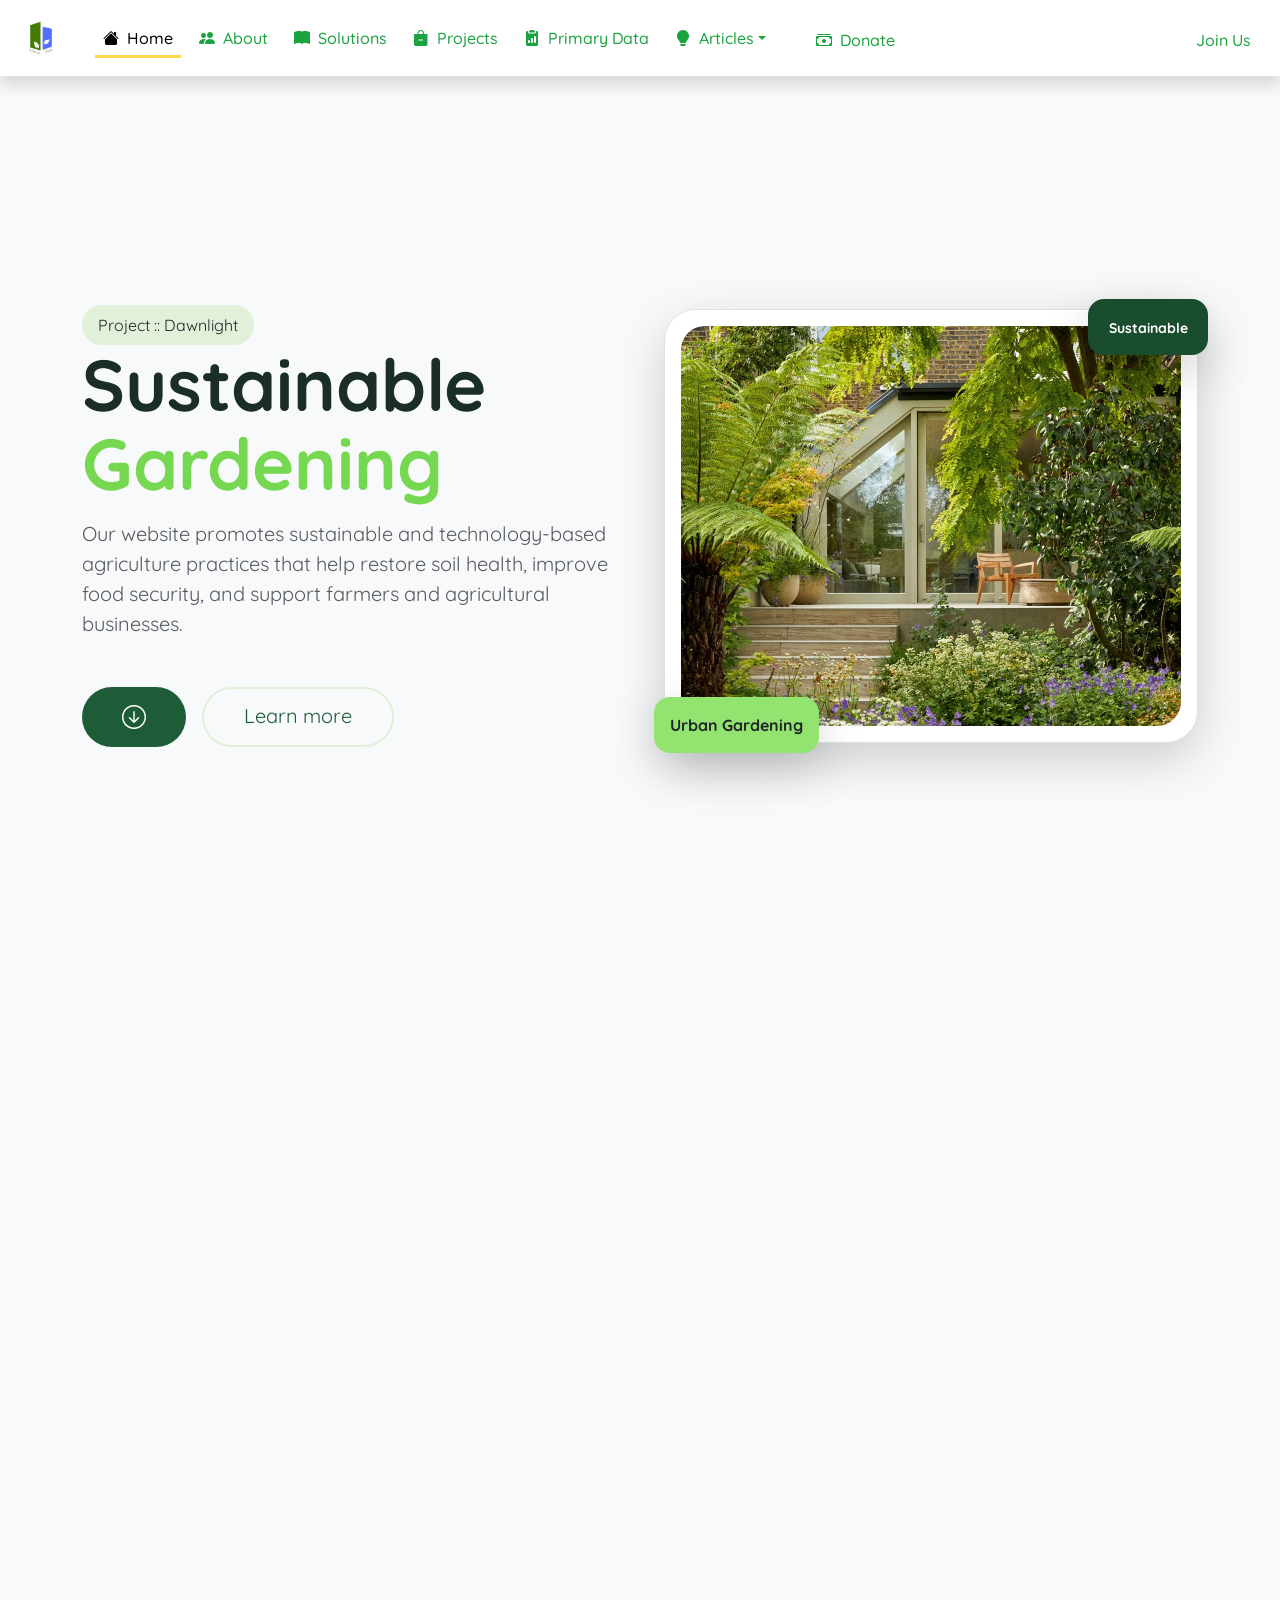
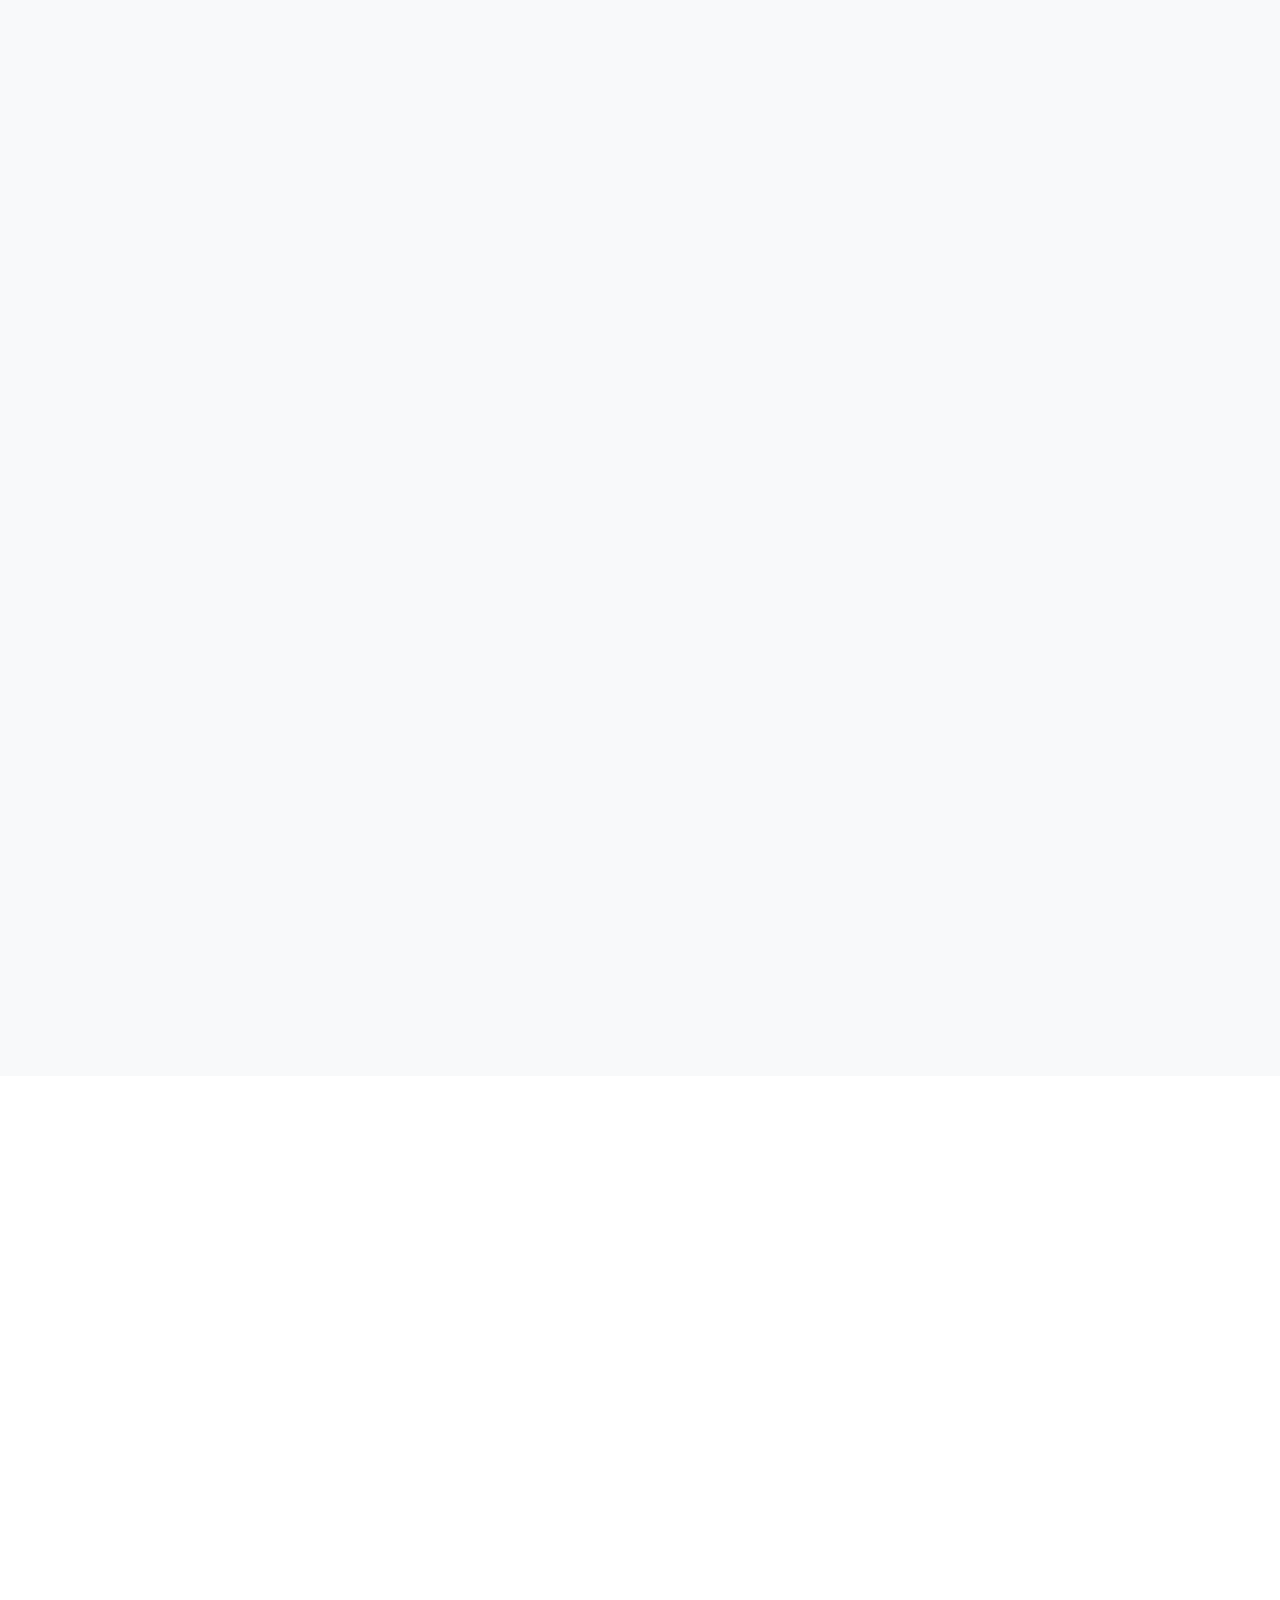
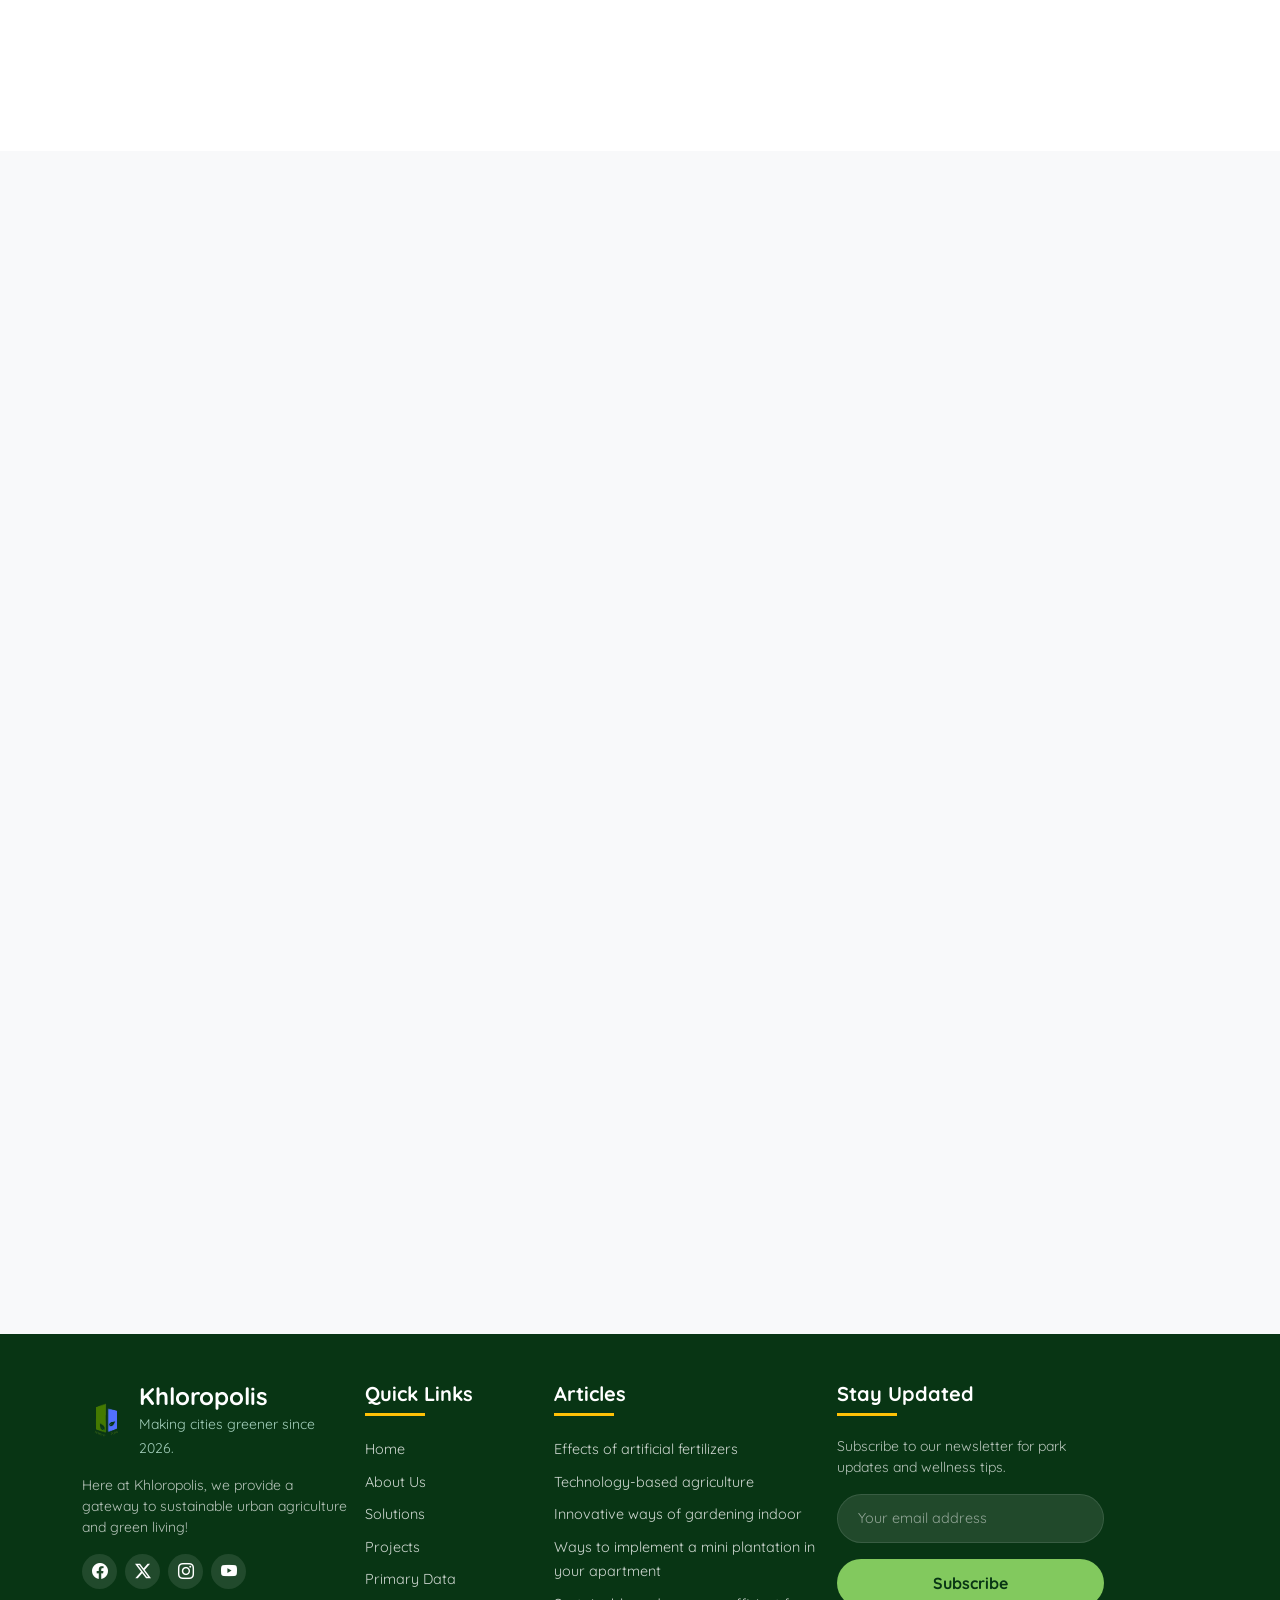
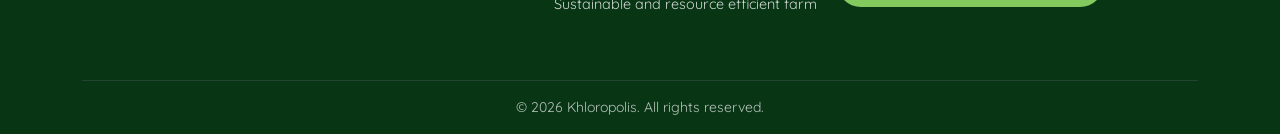
<file: index.html>
<!DOCTYPE html>
<html lang="en">
<head>
    <meta charset="UTF-8">
    <meta name="viewport" content="width=device-width, initial-scale=1.0">
    <title>Home | Khloropolis</title>
    <link href="https://cdn.jsdelivr.net/npm/bootstrap@5.3.8/dist/css/bootstrap.min.css" rel="stylesheet" integrity="sha384-sRIl4kxILFvY47J16cr9ZwB07vP4J8+LH7qKQnuqkuIAvNWLzeN8tE5YBujZqJLB" crossorigin="anonymous">
    <link rel="stylesheet" href="https://cdn.jsdelivr.net/npm/bootstrap-icons@1.13.1/font/bootstrap-icons.min.css">
     <link href="https://unpkg.com/aos@2.3.1/dist/aos.css" rel="stylesheet">
    <link rel="stylesheet" href="scripts/style.css">
    <link rel="stylesheet" href="scripts/index.css">
    <link rel="shortcut icon" href="assets/logo.png" type="image/x-icon">

    <link rel="preconnect" href="https://fonts.googleapis.com">
    <link rel="preconnect" href="https://fonts.gstatic.com" crossorigin>
    <link href="https://fonts.googleapis.com/css2?family=Quicksand:wght@300..700&display=swap" rel="stylesheet">
</head>
<body class="p-0" data-bs-spy="scroll" data-bs-target="#spy-nav" data-bs-smooth-scroll="true">
    <script src="https://cdn.jsdelivr.net/npm/bootstrap@5.3.8/dist/js/bootstrap.bundle.min.js" integrity="sha384-FKyoEForCGlyvwx9Hj09JcYn3nv7wiPVlz7YYwJrWVcXK/BmnVDxM+D2scQbITxI" crossorigin="anonymous"></script>
    <script src="https://unpkg.com/aos@2.3.1/dist/aos.js"></script>
    <script>AOS.init();</script>
    <nav class="navbar navbar-expand-lg shadow px-3 sticky-md-top bg-white">
        <a href="index.html" class="navbar-brand">
            <img src="assets/logo.png" alt="logo" id="logoImage">
           
        </a>
        <button type="button" class="navbar-toggler" data-bs-toggle="collapse" data-bs-target="#nav-id"><span class="navbar-toggler-icon"></span></button>

        <div class="collapse navbar-collapse" id="nav-id">
        <ul class="navbar-nav ms-2" >
            <li class="nav-item">
                <a href="index.html" class="nav-link activeNav"><i class="bi bi-house-fill me-1"></i> Home</a>
            </li>
            <li class="nav-item">
                <a href="pages/aboutus.html" class="nav-link underlineNav"><i class="bi bi-people-fill me-1"></i> About</a>
            </li>
            <li class="nav-item">
                <a href="pages/solutions.html" class="nav-link underlineNav"><i class="bi bi-book-fill me-1"></i> Solutions</a>
            </li>
            <li class="nav-item">
                <a href="pages/projects.html" class="nav-link underlineNav"><i class="bi bi-bag-dash-fill me-1"></i> Projects</a>
            </li>
            <li class="nav-item">
                <a href="pages/primarydata.html" class="nav-link underlineNav"><i class="bi bi-clipboard2-data-fill me-1"></i> Primary Data</a>
            </li>
            <li class="nav-item dropdown">

                <a href="" class="nav-link dropdown-toggle" data-bs-toggle="dropdown"><i class="bi bi-lightbulb-fill me-1"></i> Articles</a>
                <ul class="dropdown-menu bg-white">
                    <li>
                        <a href="pages/articles/article1.html" class="dropdown-item">Effects of artificial fertilizers to the environment</a>
                    </li>
                    <li>
                        <a href="pages/articles/article2.html" class="dropdown-item">Technology-based agriculture</a>
                    </li>
                    <li>
                        <a href="pages/articles/article3.html" class="dropdown-item">Innovative ways of gardening indoor </a>
                    </li>
                    <li>
                        <a href="pages/articles/article4.html" class="dropdown-item">Ways to implement a mini plantation in your apartment </a>
                    </li>                    
                        <a href="pages/articles/article5.html" class="dropdown-item">Sustainable and resource efficient farm </a>
                    </li>                     
                </ul>
            </li>
        </ul>

        <ul class="navbar-nav ms-4">
            <li class="nav-item">
                <a href="pages/donate.html" class="nav-link underlineNav"><i class="bi bi-cash-stack me-1"></i> Donate</a>
            </li>
            
        </ul>

        <ul class="navbar-nav ms-auto">
            <li class="nav-item">
                <a href="" class="nav-link underlineNav" data-bs-target="#authModal" data-bs-toggle="modal">Join Us</a>
            </li>
            
        </ul>
        </div>
    </nav>
    
<div class="modal fade auth-modal" id="authModal" tabindex="-1" aria-hidden="true">
    <div class="modal-dialog modal-dialog-centered">
        <div class="modal-content p-4">

            <div class="modal-header border-0 pb-0 d-block position-relative">
                <button type="button" class="btn-close position-absolute top-0 end-0 m-2 mb-5" data-bs-dismiss="modal"></button>

                <ul class="nav auth-tabs" id="authTab" role="tablist">
                    <li class="nav-item" role="presentation">
                        <button class="nav-link active" id="signin-tab" data-bs-toggle="tab" data-bs-target="#signin-pane" type="button" role="tab" aria-controls="signin-pane" aria-selected="true">Sign In</button>
                    </li>
                    <li class="nav-item" role="presentation">
                        <button class="nav-link" id="signup-tab" data-bs-toggle="tab" data-bs-target="#signup-pane" type="button" role="tab" aria-controls="signup-pane" aria-selected="false">Sign Up</button>
                    </li>
                </ul>
            </div>

            <div class="modal-body px-0 pb-0 pt-4">
                <div class="tab-content" id="authTabContent">

                    <!-- SIGN IN -->
                    <div class="tab-pane fade show active" id="signin-pane" role="tabpanel" aria-labelledby="signin-tab" tabindex="0">
                        <form action="index.html" method="GET">
                            <div class="mb-3">
                                <label for="signinEmail" class="form-label">Email address</label>
                                <div class="input-group">
                                    <span class="input-group-text"><i class="bi bi-envelope"></i></span>
                                    <input type="email" class="form-control" id="signinEmail" placeholder="name@example.com" required>
                                </div>
                            </div>
                            <div class="mb-3">
                                <div class="d-flex justify-content-between align-items-center mb-1">
                                    <label for="signinPassword" class="form-label mb-0">Password</label>
                                    <a href="#" class="text-decoration-none small accent-link">Forgot?</a>
                                </div>
                                <div class="input-group">
                                    <span class="input-group-text"><i class="bi bi-lock"></i></span>
                                    <input type="password" class="form-control" id="signinPassword" placeholder="••••••••" required>
                                </div>
                            </div>
                            <div class="mb-4 form-check">
                                <input type="checkbox" class="form-check-input" id="rememberMe">
                                <label class="form-check-label text-muted small" for="rememberMe">Keep me signed in</label>
                            </div>
                            <button type="submit" class="btn btn-primary w-100 mb-3">Sign Into Account</button>
                        </form>

                        <div class="divider">or continue with</div>

                        <div class="d-grid gap-2">
                            <a href="https://google.com" target="_blank" class="btn btn-outline-secondary d-flex align-items-center justify-content-center gap-2 text-decoration-none text-dark">
                                <i class="bi bi-google text-danger"></i> Google
                            </a>
                        </div>
                    </div>

                    <!-- SIGN UP -->
                    <div class="tab-pane fade" id="signup-pane" role="tabpanel" aria-labelledby="signup-tab" tabindex="0">
                        <form action="#" method="POST" onsubmit="event.preventDefault();">
                            <div class="mb-3">
                                <label for="signupName" class="form-label">Full Name</label>
                                <div class="input-group">
                                    <span class="input-group-text"><i class="bi bi-person"></i></span>
                                    <input type="text" class="form-control" id="signupName" placeholder="John Doe" required>
                                </div>
                            </div>
                            <div class="mb-3">
                                <label for="signupEmail" class="form-label">Email address</label>
                                <div class="input-group">
                                    <span class="input-group-text"><i class="bi bi-envelope"></i></span>
                                    <input type="email" class="form-control" id="signupEmail" placeholder="name@example.com" required>
                                </div>
                            </div>
                            <div class="mb-4">
                                <label for="signupPassword" class="form-label">Password</label>
                                <div class="input-group">
                                    <span class="input-group-text"><i class="bi bi-lock"></i></span>
                                    <input type="password" class="form-control" id="signupPassword" placeholder="Minimum 8 characters" required>
                                </div>
                                <div class="input-group mt-2">
                                    <span class="input-group-text"><i class="bi bi-lock"></i></span>
                                    <input type="password" class="form-control" id="signupConfirmPassword" placeholder="Confirm your password" required>
                                </div>
                            </div>
                        </form>

                        <button class="btn btn-primary w-100 mb-3" data-bs-toggle="tab" data-bs-target="#signin-pane" type="button" role="tab" aria-controls="signin-pane">
                            Create Free Account
                        </button>

                        <div class="divider">or register with</div>

                        <div class="d-grid gap-2">
                            <a href="https://google.com" target="_blank" class="btn btn-outline-secondary d-flex align-items-center justify-content-center gap-2 text-decoration-none text-dark">
                                <i class="bi bi-google text-danger"></i> Google
                            </a>
                        </div>

                        <p class="text-center text-muted small mt-4 mb-0">
                            By signing up, you agree to our <a href="#" class="text-decoration-none accent-link">Terms of Service</a> and <a href="#" class="text-decoration-none accent-link">Privacy Policy</a>.
                        </p>
                    </div>

                </div>
            </div>

        </div>
    </div>
</div>


<section class="bg-light min-vh-100 d-flex align-items-center" id="heroBanner">
  <div class="container">
    <div class="row align-items-center g-5">
      
      <div class="col-lg-6 text-center text-lg-start" data-aos="fade-right" data-aos-duration="1000">
        <span class="project-badge rounded-pill">Project :: Dawnlight</span>
        <h1 class="display-2 fw-bold mb-3 main-title">
          Sustainable <br>
          <span class="highlight-text">Gardening</span>
        </h1>
        <p class="hero-description text-muted fs-5 mb-5 mx-auto mx-lg-0">
          Our website promotes sustainable and technology-based agriculture practices that help restore soil health, improve food security, and support farmers and agricultural businesses.
        </p>
        <div class="d-flex gap-3 justify-content-center justify-content-lg-start">
          <a href="#whatWeOffer" class="btn btn-lg rounded-pill btn-primary-custom"><i class="bi bi-arrow-down-circle"></i></a>
          <a href="#articles" class="btn btn-lg rounded-pill btn-secondary-custom">Learn more</a>
        </div>
      </div>

      <div class="col-lg-6" data-aos="fade-left" data-aos-duration="1000">
        <div class="hero-image-wrapper position-relative">
          <div class="main-image-container shadow-lg border">
            <img src="assets/index1.png" class="img-fluid w-100" alt="Sustainable Gardening">
          </div>
          
          <div class="badge-float-tr shadow-lg d-none d-sm-block" data-aos="zoom-in" data-aos-delay="400">
            <small class="fw-bold">Sustainable</small>
          </div>
          
          <div class="badge-float-bl shadow-lg d-none d-sm-block" data-aos="zoom-in" data-aos-delay="600">
            <span class="fw-bold">Urban Gardening</span>
          </div>
        </div>
      </div>

    </div>
  </div>
</section>

<section class="pt-4 bg-light" id="whatWeOffer">
<div class="container py-5 mt-5 text-center">
  <h2 class="section-header display-4" data-aos="fade-up">What we offer</h2>

  <div class="row g-5 justify-content-center mt-2">
    <div class="col-lg-4 col-md-6" data-aos="fade-up" data-aos-delay="100">
      <div class="leaf-card h-100">
        <div class="bi-container">
          <i class="bi bi-cpu"></i>
        </div>
        <h4 class="card-title mb-3">Technology-embedded gardening</h4>
        <p class="card-text">
          Utilizing sensors and automation to monitor soil health in real-time, ensuring optimal growth for vertical urban systems.
        </p>
      </div>
    </div>

    <div class="col-lg-4 col-md-6" data-aos="fade-up" data-aos-delay="200">
      <div class="leaf-card h-100">
        <div class="bi-container">
          <i class="bi bi-building"></i>
        </div>
        <h4 class="card-title mb-3">Urban gardening</h4>
        <p class="card-text">
          Growing crops in limited city spaces. We implement high-end technology to achieve successful yields where space is an obstacle.
        </p>
      </div>
    </div>

    <div class="col-lg-4 col-md-6" data-aos="fade-up" data-aos-delay="300">
      <div class="leaf-card h-100">
        <div class="bi-container">
          <i class="bi bi-shield-check"></i>
        </div>
        <h4 class="card-title mb-3">Sustainable smart gardening</h4>
        <p class="card-text">
          Combining smart technology with sustainability to preserve land and eliminate the need for heavy artificial fertilizers.
        </p>
      </div>
    </div>
  </div>
</div>
</section>
    <section class="bg-light py-4" id="explanation">
        <div class="container-fluid mt-5 overflow-hidden">
            <div class="row mx-5 justify-content-between">
                <div class="col-lg-5 mt-5" data-aos="fade-right">
                    <h1>How does urban gardening work?</h1>
                    <p>Urban gardening works because of space efficient garden layouts, such as stacking layers of farm to create a vertical farms. There are multiple ways of space efficient gardening as well. </p>
                </div>
                <div class="col-lg-5" data-aos="fade-left">
                    <img src="assets/index2.jpg" class="explanationImage" alt="image alt">
                </div>
            </div>
        </div>
    </section>
    <section class="py-5 bg-light" id="statistics">
        <div class="container-fluid overflow-hidden">
    <div class="row g-4 justify-content-between">
        
        <div class="col-md-3">
            <div class="stat-card" data-aos="fade-up">
                <div class="badge-total">Community</div>
                <div class="icon-box">
                    <i class="bi bi-shield-lock-fill"></i>
                </div>
                
                <div class="number-viewport">
                    <div class="digit-list roll-4">
                        <span>0</span><span>1</span><span>2</span><span>3</span><span>4</span><span>5</span><span>6</span><span>7</span><span>8</span><span>9</span>
                    </div>
                </div>
                <div class="footer-text">Targeted Cities</div>
            </div>
        </div>

        <div class="col-md-3">
            <div class="stat-card" data-aos="fade-up" data-aos-delay="200">
                <div class="badge-total">Resources</div>
                <div class="icon-box">
                    <i class="bi bi-person-fill-gear"></i>
                </div>
                
                <div class="number-viewport">
                    <div class="digit-list roll-5">
                        <span>0</span><span>1</span><span>2</span><span>3</span><span>4</span><span>5</span><span>6</span><span>7</span><span>8</span><span>9</span>
                    </div>
                </div>
                <div class="footer-text">Educational Articles</div>
            </div>
        </div>

        <div class="col-md-3">
            <div class="stat-card" data-aos="fade-up" data-aos-delay="400">
                 <div class="badge-total">Innovation</div>
                <div class="icon-box">
                    <i class="bi bi-shield-lock-fill"></i>
                </div>
                
                <div class="number-viewport">
                    <div class="digit-list roll-6">
                        <span>0</span><span>1</span><span>2</span><span>3</span><span>4</span><span>5</span><span>6</span><span>7</span><span>8</span><span>9</span>
                    </div>
                </div>
                <div class="footer-text">Sustainable Smart Practices</div>
            </div>
        </div>

        <div class="col-md-3">
            <div class="stat-card" data-aos="fade-up" data-aos-delay="600">
                <div class="badge-total">Community</div>
                <div class="icon-box">
                    <i class="bi bi-person-fill-gear"></i>
                </div>
                
                <div class="number-viewport">
                    <div class="digit-list roll-1">
                        <span>0</span><span>1</span><span>2</span><span>3</span><span>4</span><span>5</span><span>6</span><span>7</span><span>8</span><span>9</span>
                    </div>
                    <div class="digit-list roll-5">
                        <span>0</span><span>1</span><span>2</span><span>3</span><span>4</span><span>5</span><span>6</span><span>7</span><span>8</span><span>9</span>
                    </div>
                </div>
                <div class="footer-text">People Participating</div>
            </div>
        </div>

    </div>
</div>
    </section>
    <section class="testimonial-section" id="testimonials" data-aos="fade-up">
    <div class="container">
        <div class="text-center mb-5">
            <h2 class="fw-bold">What People Say</h2>
        </div>

        <div id="testimonialCarousel" class="carousel slide" data-bs-ride="carousel">
            
            <div class="carousel-indicators mb-0">
                <button type="button" data-bs-target="#testimonialCarousel" data-bs-slide-to="0" class="active"></button>
                <button type="button" data-bs-target="#testimonialCarousel" data-bs-slide-to="1"></button>
                <button type="button" data-bs-target="#testimonialCarousel" data-bs-slide-to="2"></button>
            </div>

            <div class="carousel-inner">
                
                <div class="carousel-item active">
                    <div class="testimonial-card text-center">
                        <i class="bi bi-person-circle testimonial-img mb-4"></i>
                        <div class="quote-icon mb-3">“</div>
                        <p class="lead italic">"This website helped me understand how natural fertilizers can improve soil quality without damaging the environment. I started applying compost techniques on my farm and noticed healthier crops within months.</p>
                        <hr class="w-25 mx-auto">
                        <h6 class="fw-bold mb-0">U Doe Doe</h6>
                        <small class="text-muted">Rice Farmer</small>
                    </div>
                </div>

                <div class="carousel-item">
                    <div class="testimonial-card text-center">
                        <i class="bi bi-person-circle testimonial-img mb-4"></i>
                        <div class="quote-icon mb-3">“</div>
                        <p class="lead italic">"I never knew technology could make farming more resource-efficient. The smart irrigation and sustainable farming articles gave our agricultural business practical ideas to reduce water waste and improve productivity."</p>
                        <hr class="w-25 mx-auto">
                        <h6 class="fw-bold mb-0">Daw Hla Hla</h6>
                        <small class="text-muted">Agricultural Business Owner</small>
                    </div>
                </div>

                <div class="carousel-item">
                    <div class="testimonial-card text-center">
                        <i class="bi bi-person-circle testimonial-img mb-4"></i>
                        <div class="quote-icon mb-3">“</div>
                        <p class="lead italic">"As someone living in an apartment, the indoor gardening guides were extremely useful. I learned how to grow vegetables sustainably in a small space while reducing food waste and saving money."</p>
                        <hr class="w-25 mx-auto">
                        <h6 class="fw-bold mb-0">Ko Khant Khant</h6>
                        <small class="text-muted">University Student</small>
                    </div>
                </div>

            </div>

            <button class="carousel-control-prev" type="button" data-bs-target="#testimonialCarousel" data-bs-slide="prev">
                <span class="carousel-control-prev-icon" aria-hidden="true"></span>
                <span class="visually-hidden">Previous</span>
            </button>
            <button class="carousel-control-next" type="button" data-bs-target="#testimonialCarousel" data-bs-slide="next">
                <span class="carousel-control-next-icon" aria-hidden="true"></span>
                <span class="visually-hidden">Next</span>
            </button>
        </div>
    </div>
</section>
    

    </section>

    <section class="py-4 bg-light" id="articles">
        <div class="container">
            <h2 class="text-center mb-3" data-aos="fade-up">Articles</h2>

            <ul class="nav nav-pills justify-content-center  mb-4" id="pills-tab" role="tablist" data-aos="fade-up" data-aos-delay="100">
                <li class="nav-item mx-2" role="presentation">
                  <button class="nav-link active rounded-pill" id="all-tab" data-bs-toggle="pill" data-bs-target="#pills-all" type="button">General Planting</button>
                </li>
                <li class="nav-item mx-2" role="presentation">
                    <button class="nav-link rounded-pill" id="masters-tab" data-bs-toggle="pill" data-bs-target="#pills-masters" type="button">Urban Gardening</button>
                </li>
            </ul>

    <div class="tab-content" id="pills-tabContent">
    
    <div class="tab-pane fade show active" id="pills-all" role="tabpanel">
      <div class="row g-3 justify-content-center" data-aos="fade-up" data-aos-delay="200">
        <div class="col-lg-4 col-md-6">
                    <div class="article-card">
                        <div class="img-container">
                            <span class="category-badge">General Planting</span>
                            <img src="assets/resourceEfficient.jpg" alt="Indoor Garden">
                        </div>
                        <div class="card-body">
                            <div class="meta-row">
                                <span><i class="bi bi-clock"></i> 1 Hour</span>
                            </div>
                            <h5 class="card-title">Sustainable and resource efficient gardening </h5>
                            <p class="card-text">Indoor gardening serves as decoration while planting small plants inside your home.</p>
                            <a href="pages/articles/article5.html" class="btn-learn">Learn More <i class="bi bi-arrow-right"></i></a>
                        </div>
                    </div>
                </div>
          <div class="col-lg-4 col-md-6">
                    <div class="article-card">
                        <div class="img-container">
                            <span class="category-badge">General Planting</span>
                            <img src="assets/tech.png" alt="Indoor Garden">
                        </div>
                        <div class="card-body">
                            <div class="meta-row">
                                <span><i class="bi bi-clock"></i> 1 Hour</span>
                            </div>
                            <h5 class="card-title">Technology-based agriculture</h5>
                            <p class="card-text">In packed cities or in urban area, technology needs to be utilized to create an efficient garden and to overcome issues you may face gardening in packed spaces.</p>
                            <a href="pages/articles/article2.html" class="btn-learn">Learn More <i class="bi bi-arrow-right"></i></a>
                        </div>
                    </div>
            </div>
            <div class="col-lg-4 col-md-6">
                    <div class="article-card">
                        <div class="img-container">
                            <span class="category-badge">General Planting</span>
                            <img src="assets/fertilizer.jpg" alt="Indoor Garden">
                        </div>
                        <div class="card-body">
                            <div class="meta-row">
                                <span><i class="bi bi-clock"></i> 1 Hour</span>
                            </div>
                            <h5 class="card-title">Effects of artificial fertilizers</h5>
                            <p class="card-text">In packed cities or in urban area, technology needs to be utilized to create an efficient garden and to overcome issues you may face gardening in packed spaces.</p>
                            <a href="pages/articles/article1.html" class="btn-learn">Learn More <i class="bi bi-arrow-right"></i></a>
                        </div>
                    </div>
            </div>
        </div>
    </div>

  
    <div class="tab-pane fade" id="pills-masters" role="tabpanel">
       <div class="row g-3 justify-content-center" data-aos="fade-up" data-aos-delay="200">
        <div class="col-lg-4 col-md-6">
                    <div class="article-card">
                        <div class="img-container">
                            <span class="category-badge">Urban Gardening</span>
                            <img src="assets/rooftopGardening.jpg" alt="Indoor Garden">
                        </div>
                        <div class="card-body">
                            <div class="meta-row">
                                <span><i class="bi bi-clock"></i> 1 Hour</span>
                            </div>
                            <h5 class="card-title">Ways to implement a mini-plantation in your apartment</h5>
                            <p class="card-text">Gardening in your home is moderately perplex. You need to manage the space, water it normally and somehow get it enough sunlight amidst the shadow the city is casting. </p>
                            <a href="pages/articles/article4.html" class="btn-learn">Learn More <i class="bi bi-arrow-right"></i></a>
                        </div>
                    </div>
            </div>
            <div class="col-lg-4 col-md-6">
                    <div class="article-card">
                        <div class="img-container">
                            <span class="category-badge">Urban Gardening</span>
                            <img src="assets/balconyGardening.jpg" alt="Indoor Garden">
                        </div>
                        <div class="card-body">
                            <div class="meta-row">
                                <span><i class="bi bi-clock"></i> 1 Hour</span>
                            </div>
                            <h5 class="card-title">Innovative ways of gardening indoor</h5>
                            <p class="card-text">Gardening is your home is moderately perplex. You need to manage the space, water it normally and somehow get it enough sunlight amid the shadow the city is casting. </p>
                            <a href="pages/articles/article3.html" class="btn-learn">Learn More <i class="bi bi-arrow-right"></i></a>
                        </div>
                    </div>
            </div>
        
      </div>
    </div>

  </div>
        </div>
    </section>

    <section class="py-4 bg-light" id="faq">
        <div class="container">
            <div class="container text-center" data-aos="fade-up">
                <div class="d-flex justify-content-center">
                    <h2 class="me-2 medium-green" id="frequently">Frequently </h2>
                    <h2 >Asked Questions</h2>
                </div>  
                <p>Questions that have been asked and answered frequently by our users.</p>
            </div>
            
            <div class="accordion accordion-flush" id="faqAccordion">
    
            <div class="accordion-item mb-3 border-0 rounded-4 shadow-sm" data-aos="fade-up" data-aos-delay="100">
            <h2 class="accordion-header">
                <button class="accordion-button collapsed rounded-4 fw-bold text-success bg-l" type="button" data-bs-toggle="collapse" data-bs-target="#faq1">
                What is sustainable agriculture?               
                </button>
            </h2>
            <div id="faq1" class="accordion-collapse collapse" data-bs-parent="#faqAccordion">
                <div class="accordion-body text-muted">
                    Sustainable agriculture is a farming method that protects the environment, improves soil health and supports long term food production for future generations.
                </div>
            </div>
            </div>
            <div class="accordion-item mb-3 border-0 rounded-4 shadow-sm" data-aos="fade-up" data-aos-delay="200">
            <h2 class="accordion-header">
                <button class="accordion-button collapsed rounded-4 fw-bold text-success bg-l" type="button" data-bs-toggle="collapse" data-bs-target="#faq2">
                Why is reducing harmful artificial fertilizer important?
                </button>
            </h2>
            <div id="faq2" class="accordion-collapse collapse" data-bs-parent="#faqAccordion">
                <div class="accordion-body text-muted">
                    Excessive use of artificial fertilizers can damage soil, pollute water and negatively affect human health and the environment.
                </div>
            </div>
            </div>
            <div class="accordion-item mb-3 border-0 rounded-4 shadow-sm" data-aos="fade-up" data-aos-delay="300">
            <h2 class="accordion-header">
                <button class="accordion-button collapsed rounded-4 fw-bold text-success bg-l" type="button" data-bs-toggle="collapse" data-bs-target="#faq3">
                How can technology improve agriculture?
                </button>
            </h2>
            <div id="faq3" class="accordion-collapse collapse" data-bs-parent="#faqAccordion">
                <div class="accordion-body text-muted">
                    Technology such as smart irrigation, sensors and automated farming systems can help farmers save resources, increase productivity and farm more efficiently. 
                </div>
            </div>
            </div>
            <div class="accordion-item mb-3 border-0 rounded-4 shadow-sm" data-aos="fade-up" data-aos-delay="400">
            <h2 class="accordion-header">
                <button class="accordion-button collapsed rounded-4 fw-bold text-success bg-l" type="button" data-bs-toggle="collapse" data-bs-target="#faq4">
                Can people practice sustainable gardening at home?
                </button>
            </h2>
            <div id="faq4" class="accordion-collapse collapse" data-bs-parent="#faqAccordion">
                <div class="accordion-body text-muted">
                    Yes. People can grow plants using indoor gardening, vertical farming, composting and water saving techniques in apartment, condos or small homes.
                </div>
            </div>
            </div>

            

        </div>

        </div>
    </section>



    <footer class="footer-section text-white pt-5 pb-3">
  <div class="container">
    <div class="row g-3">
      
      <div class="col-lg-3 col-md-6 mb-4">
        <div class="d-flex align-items-center mb-3">
          <div class="logo-icon me-2">
            <img src="assets/logo.png" alt="logo">
          </div>
          <div>
            <h4 class="mb-0 fw-bold">Khloropolis</h4>
            <small class="text-success-light">Making cities greener since 2026.</small>
          </div>
        </div>
        <p class="small text-light-o">Here at Khloropolis, we provide a gateway to sustainable urban agriculture and green living!</p>
        <div class="social-links d-flex gap-2">
          <a href="#" class="social-icon"><i class="bi bi-facebook"></i></a>
          <a href="#" class="social-icon"><i class="bi bi-twitter-x"></i></a>
          <a href="#" class="social-icon"><i class="bi bi-instagram"></i></a>
          <a href="#" class="social-icon"><i class="bi bi-youtube"></i></a>
        </div>
      </div>

      <div class="col-lg-2 col-md-6 mb-4">
        <h5 class="footer-heading">Quick Links</h5>
        <ul class="list-unstyled footer-links">
          <li><a href="index.html">Home</a></li>
          <li><a href="pages/aboutus.html">About Us</a></li>
          <li><a href="pages/solutions.html">Solutions</a></li>
          <li><a href="pages/projects.html">Projects</a></li>
          <li><a href="pages/primarydata.html">Primary Data</a></li>
          

        </ul>
      </div>

      <div class="col-lg-3 col-md-6 mb-4">
        <h5 class="footer-heading">Articles</h5>
        <ul class="list-unstyled footer-links">
          <li><a href="pages/articles/article1.html">Effects of artificial fertilizers</a></li>
          <li><a href="pages/articles/article2.html">Technology-based agriculture</a></li>
          <li><a href="pages/articles/article3.html">Innovative ways of gardening indoor</a></li>
          <li><a href="pages/articles/article4.html">Ways to implement a mini plantation in your apartment</a></li>
          <li><a href="pages/articles/article5.html">Sustainable and resource efficient farm</a></li>
        </ul>
      </div>



    <div class="col-lg-3 col-md-6 mb-4">
        <h5 class="footer-heading">Stay Updated</h5>
        <p class="small text-light-o">Subscribe to our newsletter for park updates and wellness tips.</p>
        <div class="newsletter-form">
            <input type="email" class="form-control newsletter-input mb-3" placeholder="Your email address">
            <button class="btn btn-brand-primary w-100 fw-bold rounded-pill">Subscribe</button>
        </div>
    </div>

     
    </div>



    <hr class="border-secondary mt-4">
    <div class="text-center small text-light-o">
      &copy; 2026 Khloropolis. All rights reserved.
    </div>
  </div>
</footer>
    
</body>
</html>
</file>
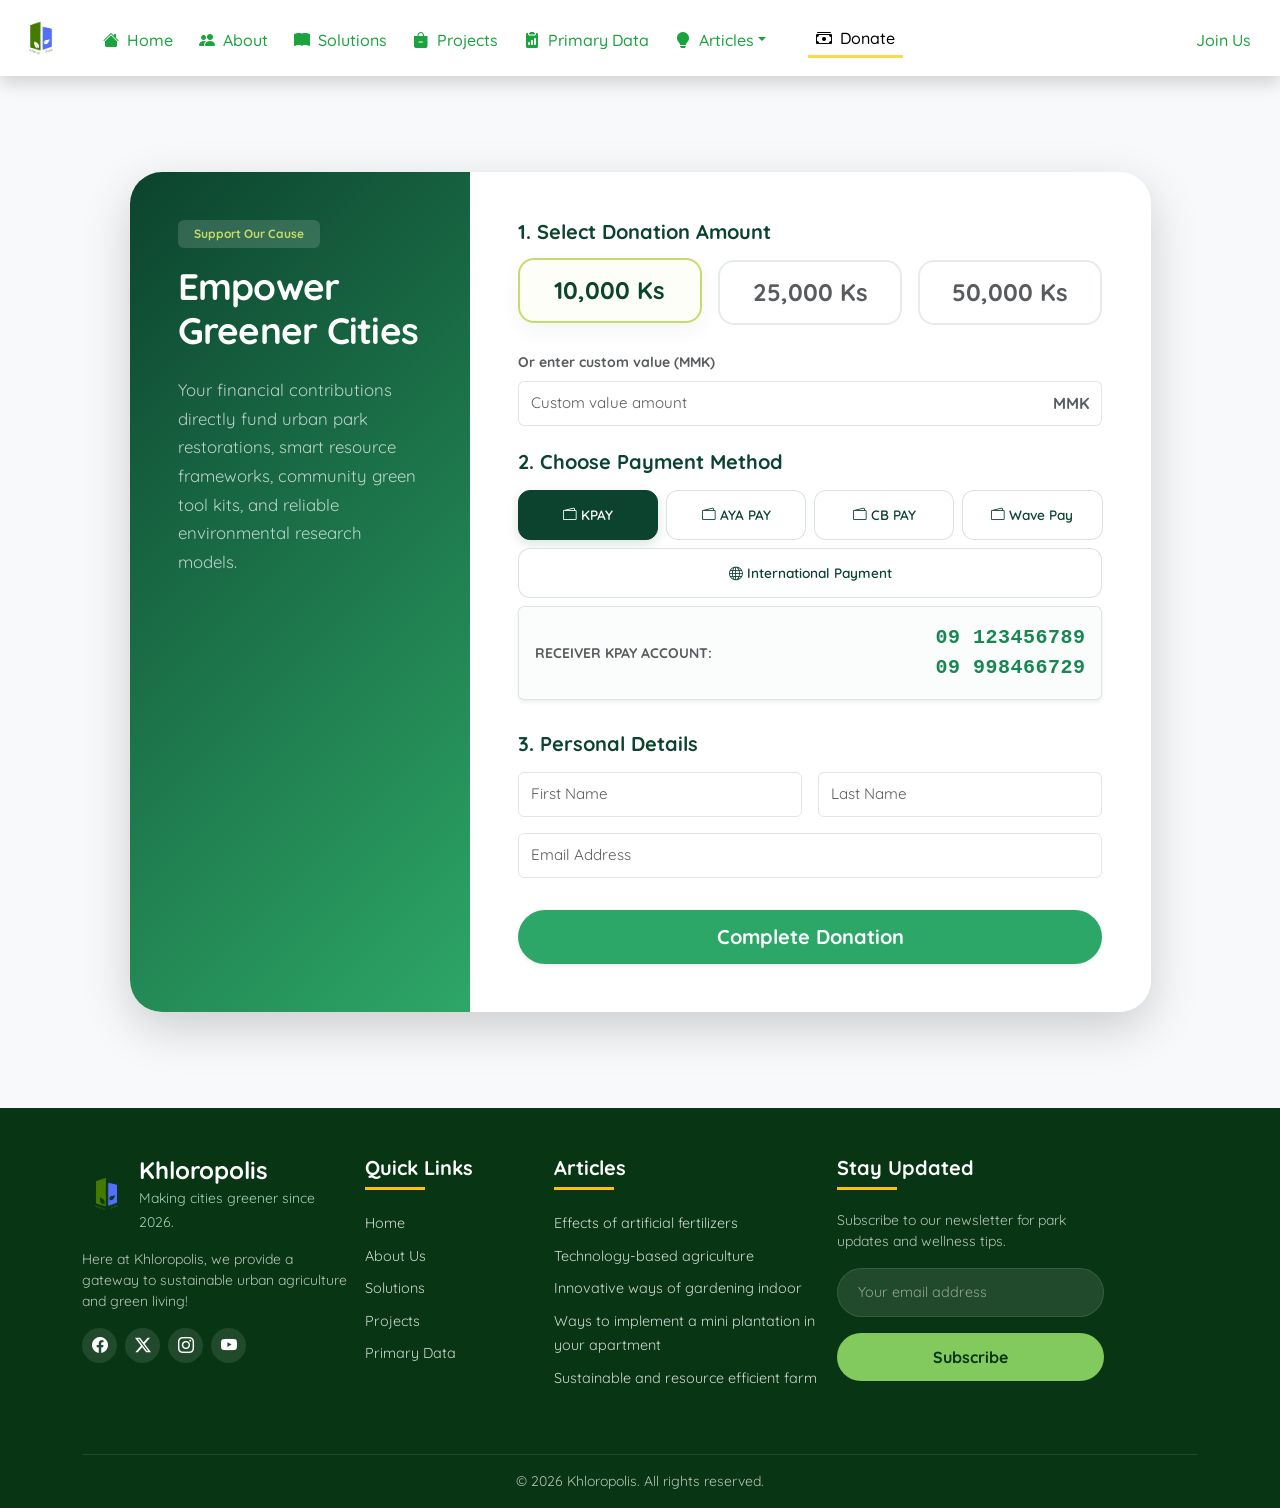
<file: pages/donate.html>
<!DOCTYPE html>
<html lang="en">
<head>
    <meta charset="UTF-8">
    <meta name="viewport" content="width=device-width, initial-scale=1.0">
    <title>Donate | Khloropolis</title>
    <link href="https://cdn.jsdelivr.net/npm/bootstrap@5.3.8/dist/css/bootstrap.min.css" rel="stylesheet" integrity="sha384-sRIl4kxILFvY47J16cr9ZwB07vP4J8+LH7qKQnuqkuIAvNWLzeN8tE5YBujZqJLB" crossorigin="anonymous">
    <link rel="stylesheet" href="https://cdn.jsdelivr.net/npm/bootstrap-icons@1.13.1/font/bootstrap-icons.min.css">
     <link href="https://unpkg.com/aos@2.3.1/dist/aos.css" rel="stylesheet">
    <link rel="stylesheet" href="../scripts/style.css">
    <link rel="stylesheet" href="../scripts/donate.css">
    <link rel="shortcut icon" href="../assets/logo.png" type="image/x-icon">

    <link rel="preconnect" href="https://fonts.googleapis.com">
    <link rel="preconnect" href="https://fonts.gstatic.com" crossorigin>
    <link href="https://fonts.googleapis.com/css2?family=Quicksand:wght=300..700&display=swap" rel="stylesheet">
</head>
<body class="p-0 bg-light" data-bs-spy="scroll" data-bs-target="#spy-nav" data-bs-smooth-scroll="true">
    <script src="https://cdn.jsdelivr.net/npm/bootstrap@5.3.8/dist/js/bootstrap.bundle.min.js" integrity="sha384-FKyoEForCGlyvwx9Hj09JcYn3nv7wiPVlz7YYwJrWVcXK/BmnVDxM+D2scQbITxI" crossorigin="anonymous"></script>
    <script src="https://unpkg.com/aos@2.3.1/dist/aos.js"></script>
    <script>AOS.init();</script>
    
    <nav class="navbar navbar-expand-lg shadow px-3 sticky-md-top bg-white">
        <a href="../index.html" class="navbar-brand">
            <img src="../assets/logo.png" alt="logo" id="logoImage">
        </a>
        <button type="button" class="navbar-toggler" data-bs-toggle="collapse" data-bs-target="#nav-id"><span class="navbar-toggler-icon"></span></button>

        <div class="collapse navbar-collapse" id="nav-id">
            <ul class="navbar-nav ms-2" >
                <li class="nav-item"><a href="../index.html" class="nav-link underlineNav"><i class="bi bi-house-fill me-1"></i> Home</a></li>
                <li class="nav-item"><a href="aboutus.html" class="nav-link underlineNav"><i class="bi bi-people-fill me-1"></i> About</a></li>
                <li class="nav-item"><a href="solutions.html" class="nav-link underlineNav"><i class="bi bi-book-fill me-1"></i> Solutions</a></li>
                <li class="nav-item"><a href="projects.html" class="nav-link underlineNav"><i class="bi bi-bag-dash-fill me-1"></i> Projects</a></li>
                <li class="nav-item"><a href="primarydata.html" class="nav-link underlineNav"><i class="bi bi-clipboard2-data-fill me-1"></i> Primary Data</a></li>
                <li class="nav-item dropdown">
                    <a href="" class="nav-link dropdown-toggle" data-bs-toggle="dropdown"><i class="bi bi-lightbulb-fill me-1"></i> Articles</a>
                    <ul class="dropdown-menu bg-white">
                        <li><a href="articles/article1.html" class="dropdown-item">Effects of artificial fertilizers to the environment</a></li>
                        <li><a href="articles/article2.html" class="dropdown-item">Technology-based agriculture</a></li>
                        <li><a href="articles/article3.html" class="dropdown-item">Innovative ways of gardening indoor </a></li>
                        <li><a href="articles/article4.html" class="dropdown-item">Ways to implement a mini plantation in your apartment </a></li>                    
                        <li><a href="articles/article5.html" class="dropdown-item">Sustainable and resource efficient farm </a></li>               
                    </ul>
                </li>
            </ul>
            <ul class="navbar-nav ms-4">
                <li class="nav-item"><a href="donate.html" class="nav-link activeNav"><i class="bi bi-cash-stack me-1"></i> Donate</a></li>
            </ul>
            <ul class="navbar-nav ms-auto">
                <li class="nav-item"><a href="" class="nav-link underlineNav" data-bs-target="#authModal" data-bs-toggle="modal">Join Us</a></li>
            </ul>
        </div>
    </nav>
    
<div class="modal fade auth-modal" id="authModal" tabindex="-1" aria-hidden="true">
    <div class="modal-dialog modal-dialog-centered">
        <div class="modal-content p-4">

            <div class="modal-header border-0 pb-0 d-block position-relative">
                <button type="button" class="btn-close position-absolute top-0 end-0 m-2 mb-5" data-bs-dismiss="modal"></button>

                <ul class="nav auth-tabs" id="authTab" role="tablist">
                    <li class="nav-item" role="presentation">
                        <button class="nav-link active" id="signin-tab" data-bs-toggle="tab" data-bs-target="#signin-pane" type="button" role="tab" aria-controls="signin-pane" aria-selected="true">Sign In</button>
                    </li>
                    <li class="nav-item" role="presentation">
                        <button class="nav-link" id="signup-tab" data-bs-toggle="tab" data-bs-target="#signup-pane" type="button" role="tab" aria-controls="signup-pane" aria-selected="false">Sign Up</button>
                    </li>
                </ul>
            </div>

            <div class="modal-body px-0 pb-0 pt-4">
                <div class="tab-content" id="authTabContent">

                    <!-- SIGN IN -->
                    <div class="tab-pane fade show active" id="signin-pane" role="tabpanel" aria-labelledby="signin-tab" tabindex="0">
                        <form action="../index.html" method="GET">
                            <div class="mb-3">
                                <label for="signinEmail" class="form-label">Email address</label>
                                <div class="input-group">
                                    <span class="input-group-text"><i class="bi bi-envelope"></i></span>
                                    <input type="email" class="form-control" id="signinEmail" placeholder="name@example.com" required>
                                </div>
                            </div>
                            <div class="mb-3">
                                <div class="d-flex justify-content-between align-items-center mb-1">
                                    <label for="signinPassword" class="form-label mb-0">Password</label>
                                    <a href="#" class="text-decoration-none small accent-link">Forgot?</a>
                                </div>
                                <div class="input-group">
                                    <span class="input-group-text"><i class="bi bi-lock"></i></span>
                                    <input type="password" class="form-control" id="signinPassword" placeholder="••••••••" required>
                                </div>
                            </div>
                            <div class="mb-4 form-check">
                                <input type="checkbox" class="form-check-input" id="rememberMe">
                                <label class="form-check-label text-muted small" for="rememberMe">Keep me signed in</label>
                            </div>
                            <button type="submit" class="btn btn-primary w-100 mb-3">Sign Into Account</button>
                        </form>

                        <div class="divider">or continue with</div>

                        <div class="d-grid gap-2">
                            <a href="https://google.com" target="_blank" class="btn btn-outline-secondary d-flex align-items-center justify-content-center gap-2 text-decoration-none text-dark">
                                <i class="bi bi-google text-danger"></i> Google
                            </a>
                        </div>
                    </div>

                    <!-- SIGN UP -->
                    <div class="tab-pane fade" id="signup-pane" role="tabpanel" aria-labelledby="signup-tab" tabindex="0">
                        <form action="#" method="POST" onsubmit="event.preventDefault();">
                            <div class="mb-3">
                                <label for="signupName" class="form-label">Full Name</label>
                                <div class="input-group">
                                    <span class="input-group-text"><i class="bi bi-person"></i></span>
                                    <input type="text" class="form-control" id="signupName" placeholder="John Doe" required>
                                </div>
                            </div>
                            <div class="mb-3">
                                <label for="signupEmail" class="form-label">Email address</label>
                                <div class="input-group">
                                    <span class="input-group-text"><i class="bi bi-envelope"></i></span>
                                    <input type="email" class="form-control" id="signupEmail" placeholder="name@example.com" required>
                                </div>
                            </div>
                            <div class="mb-4">
                                <label for="signupPassword" class="form-label">Password</label>
                                <div class="input-group">
                                    <span class="input-group-text"><i class="bi bi-lock"></i></span>
                                    <input type="password" class="form-control" id="signupPassword" placeholder="Minimum 8 characters" required>
                                </div>
                                <div class="input-group mt-2">
                                    <span class="input-group-text"><i class="bi bi-lock"></i></span>
                                    <input type="password" class="form-control" id="signupConfirmPassword" placeholder="Confirm your password" required>
                                </div>
                            </div>
                        </form>

                        <button class="btn btn-primary w-100 mb-3" data-bs-toggle="tab" data-bs-target="#signin-pane" type="button" role="tab" aria-controls="signin-pane">
                            Create Free Account
                        </button>

                        <div class="divider">or register with</div>

                        <div class="d-grid gap-2">
                            <a href="https://google.com" target="_blank" class="btn btn-outline-secondary d-flex align-items-center justify-content-center gap-2 text-decoration-none text-dark">
                                <i class="bi bi-google text-danger"></i> Google
                            </a>
                        </div>

                        <p class="text-center text-muted small mt-4 mb-0">
                            By signing up, you agree to our <a href="#" class="text-decoration-none accent-link">Terms of Service</a> and <a href="#" class="text-decoration-none accent-link">Privacy Policy</a>.
                        </p>
                    </div>

                </div>
            </div>

        </div>
    </div>
</div>

    <section class="container-fluid hero-section donate-hero-section d-flex align-items-center position-relative py-5">
        <div class="ambient-glow-backdrop"></div>
        
        <div class="container position-relative z-1 my-5">
            <div class="row justify-content-center">
                <div class="col-xl-11">
                    <div class="card border-0 shadow-lg donation-glass-card">
                        <div class="row g-0">
                            
                            <div class="col-lg-4 p-5 text-white d-flex flex-column justify-content-between donation-info-side">
                                <div data-aos="fade-right" data-aos-duration="1000">
                                    <span class="badge mb-3 px-3 py-2">Support Our Cause</span>
                                    <h2 class="fw-bold mb-4">Empower Greener Cities</h2>
                                    <p class="text-light-o">Your financial contributions directly fund urban park restorations, smart resource frameworks, community green tool kits, and reliable environmental research models.</p>
                                </div>
                                <div class="mt-5" data-aos="fade-right" data-aos-duration="1000" data-aos-delay="200">
                                    <div class="d-flex align-items-center gap-3 mb-3">
                                        <div class="fs-3 text-warning"><i class="bi bi-shield-check"></i></div>
                                        <div>
                                            <h6 class="mb-0 fw-bold">100% Secure System</h6>
                                            <small class="text-light-o">Direct local verification.</small>
                                        </div>
                                    </div>
                                </div>
                            </div>

                            <div class="col-lg-8 p-5">
                                <form action="#" method="POST" onsubmit="event.preventDefault(); alert('Donation information submitted successfully!');" data-aos="fade-left" data-aos-duration="1000">
                                    
                                    <h5 class="fw-bold text-success mb-3 donation-step-title">1. Select Donation Amount</h5>
                                    <div class="row g-3 mb-4">
                                        <div class="col-4">
                                            <input type="radio" name="donation_amt" id="amt1" class="donate-amount-radio" checked>
                                            <label for="amt1" class="w-100 p-3 text-center donate-card-btn d-block">
                                                <h4 class="mb-0 fw-bold text-muted">10,000 Ks</h4>
                                            </label>
                                        </div>
                                        <div class="col-4">
                                            <input type="radio" name="donation_amt" id="amt2" class="donate-amount-radio">
                                            <label for="amt2" class="w-100 p-3 text-center donate-card-btn d-block">
                                                <h4 class="mb-0 fw-bold text-muted">25,000 Ks</h4>
                                            </label>
                                        </div>
                                        <div class="col-4">
                                            <input type="radio" name="donation_amt" id="amt3" class="donate-amount-radio">
                                            <label for="amt3" class="w-100 p-3 text-center donate-card-btn d-block">
                                                <h4 class="mb-0 fw-bold text-muted">50,000 Ks</h4>
                                            </label>
                                        </div>
                                    </div>

                                    <div class="mb-4">
                                        <label class="form-label text-muted small fw-bold">Or enter custom value (MMK)</label>
                                        <div class="input-group">
                                            <input type="number" class="form-control border-end-0 pe-1" placeholder="Custom value amount" min="1000">
                                            <span class="input-group-text bg-white border-start-0 text-muted fw-bold">MMK</span>
                                        </div>
                                    </div>

                                    <h5 class="fw-bold text-success mb-3 donation-step-title">2. Choose Payment Method</h5>
                                    
                                    <div class="payment-system-container">
                                        <input type="radio" name="payment_method_css" id="css_kpay" class="pay-toggle-input" checked>
                                        <label class="pay-toggle-label" for="css_kpay">
                                            <i class="bi bi-wallet2"></i> KPAY
                                        </label>
                                        <div class="pay-content-pane shadow-sm border rounded p-3 mb-2">
                                            <div class="d-flex justify-content-between align-items-center">
                                                <span class="text-muted small fw-bold text-uppercase">Receiver KPAY Account:</span>
                                                <strong class="text-success fs-5">09 123456789 <br>
                                                                                  09 998466729
                                                </strong>
                                            </div>
                                        </div>

                                        <input type="radio" name="payment_method_css" id="css_ayapay" class="pay-toggle-input">
                                        <label class="pay-toggle-label" for="css_ayapay">
                                            <i class="bi bi-wallet2"></i> AYA PAY
                                        </label>
                                        <div class="pay-content-pane shadow-sm border rounded p-3 mb-2">
                                            <div class="d-flex justify-content-between align-items-center">
                                                <span class="text-muted small fw-bold text-uppercase">Receiver AYA PAY Account:</span>
                                                <strong class="text-success fs-5">09 222333444 <br> 
                                                                                  09 998466729
                                                </strong>
                                            </div>
                                        </div>

                                        <input type="radio" name="payment_method_css" id="css_cbpay" class="pay-toggle-input">
                                        <label class="pay-toggle-label" for="css_cbpay">
                                            <i class="bi bi-wallet2"></i> CB PAY
                                        </label>
                                        <div class="pay-content-pane shadow-sm border rounded p-3 mb-2">
                                            <div class="d-flex justify-content-between align-items-center">
                                                <span class="text-muted small fw-bold text-uppercase">Receiver CB PAY Account:</span>
                                                <strong class="text-success fs-5">09 111222333 <br>
                                                                                  09 998466729
                                                </strong>
                                            </div>
                                        </div>

                                        <input type="radio" name="payment_method_css" id="css_wave" class="pay-toggle-input">
                                        <label class="pay-toggle-label" for="css_wave">
                                            <i class="bi bi-wallet2"></i> Wave Pay
                                        </label>
                                        <div class="pay-content-pane shadow-sm border rounded p-3 mb-2">
                                            <div class="d-flex justify-content-between align-items-center">
                                                <span class="text-muted small fw-bold text-uppercase">Receiver Wave Pay Account:</span>
                                                <strong class="text-success fs-5">09 888999000 <br>
                                                                                  09 998466729
                                                </strong>
                                            </div>
                                        </div>

                                        <input type="radio" name="payment_method_css" id="css_intl" class="pay-toggle-input">
                                        <label class="pay-toggle-label label-intl-width" for="css_intl">
                                            <i class="bi bi-globe"></i> International Payment
                                        </label>
                                        <div class="pay-content-pane shadow-sm border rounded p-3 mb-4">
                                            <p class="mb-2 small fw-bold text-muted text-uppercase">Secure Gateway Processing</p>
                                            <div class="row g-2">
                                                <div class="col-12"><input type="text" class="form-control form-control-sm" placeholder="Cardholder Name"></div>
                                                <div class="col-8"><input type="text" class="form-control form-control-sm" placeholder="Card Number (Visa / MasterCard)"></div>
                                                <div class="col-4"><input type="text" class="form-control form-control-sm" placeholder="MM/YY"></div>
                                            </div>
                                        </div>
                                    </div>

                                    <h5 class="fw-bold text-success mb-3 donation-step-title mt-4">3. Personal Details</h5>
                                    <div class="row g-3 mb-4">
                                        <div class="col-md-6"><input type="text" class="form-control" placeholder="First Name" required></div>
                                        <div class="col-md-6"><input type="text" class="form-control" placeholder="Last Name" required></div>
                                        <div class="col-12"><input type="email" class="form-control" placeholder="Email Address" required></div>
                                    </div>

                                    <button type="submit" class="w-100 btn-submit-donation shadow-sm fs-5 mt-2">Complete Donation</button>
                                </form>
                            </div>

                        </div>
                    </div>
                </div>
            </div>
        </div>
    </section>

        <footer class="footer-section text-white pt-5 pb-3">
  <div class="container">
    <div class="row g-3">
      
      <div class="col-lg-3 col-md-6 mb-4">
        <div class="d-flex align-items-center mb-3">
          <div class="logo-icon me-2">
            <img src="../assets/logo.png" alt="logo">
          </div>
          <div>
            <h4 class="mb-0 fw-bold">Khloropolis</h4>
            <small class="text-success-light">Making cities greener since 2026.</small>
          </div>
        </div>
        <p class="small text-light-o">Here at Khloropolis, we provide a gateway to sustainable urban agriculture and green living!</p>
        <div class="social-links d-flex gap-2">
          <a href="#" class="social-icon"><i class="bi bi-facebook"></i></a>
          <a href="#" class="social-icon"><i class="bi bi-twitter-x"></i></a>
          <a href="#" class="social-icon"><i class="bi bi-instagram"></i></a>
          <a href="#" class="social-icon"><i class="bi bi-youtube"></i></a>
        </div>
      </div>

      <div class="col-lg-2 col-md-6 mb-4">
        <h5 class="footer-heading">Quick Links</h5>
        <ul class="list-unstyled footer-links">
          <li><a href="../index.html">Home</a></li>
          <li><a href="aboutus.html">About Us</a></li>
          <li><a href="solutions.html">Solutions</a></li>
          <li><a href="projects.html">Projects</a></li> 
          <li><a href="primarydata.html">Primary Data</a></li>
          

        </ul>
      </div>

      <div class="col-lg-3 col-md-6 mb-4">
        <h5 class="footer-heading">Articles</h5>
        <ul class="list-unstyled footer-links">
          <li><a href="articles/article1.html">Effects of artificial fertilizers</a></li>
          <li><a href="articles/article2.html">Technology-based agriculture</a></li>
          <li><a href="articles/article3.html">Innovative ways of gardening indoor</a></li>
          <li><a href="articles/article4.html">Ways to implement a mini plantation in your apartment</a></li>
          <li><a href="articles/article5.html">Sustainable and resource efficient farm</a></li>
        </ul>
      </div>



    <div class="col-lg-3 col-md-6 mb-4">
        <h5 class="footer-heading">Stay Updated</h5>
        <p class="small text-light-o">Subscribe to our newsletter for park updates and wellness tips.</p>
        <div class="newsletter-form">
            <input type="email" class="form-control newsletter-input mb-3" placeholder="Your email address">
            <button class="btn btn-brand-primary w-100 fw-bold rounded-pill">Subscribe</button>
        </div>
    </div>

     
    </div>



    <hr class="border-secondary mt-4">
    <div class="text-center small text-light-o">
      &copy; 2026 Khloropolis. All rights reserved.
    </div>
  </div>
</footer>
</body>
</html>
</file>
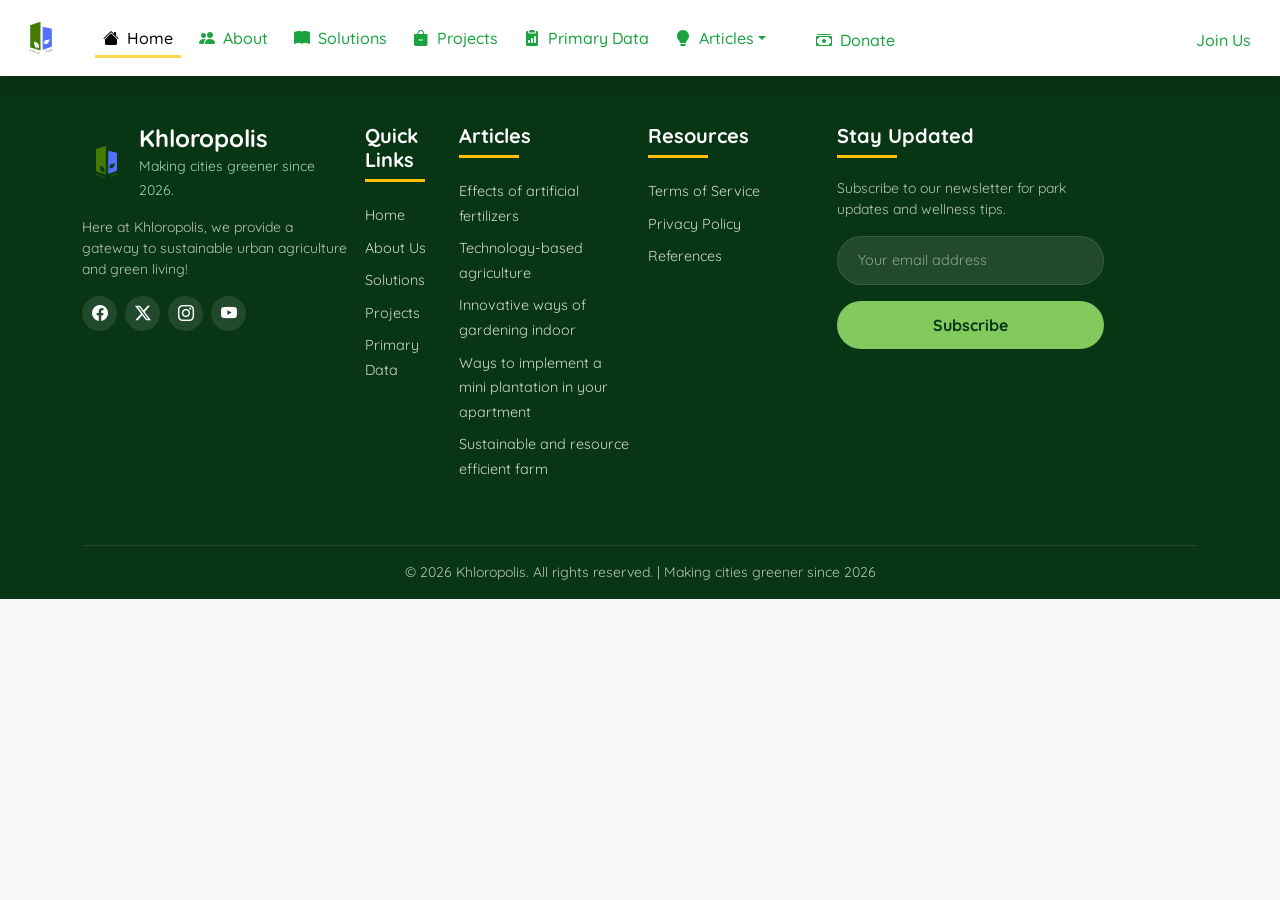
<file: pages/template.html>
<!DOCTYPE html>
<html lang="en">
<head>
    <meta charset="UTF-8">
    <meta name="viewport" content="width=device-width, initial-scale=1.0">
    <title>Home | Khloropolis</title>
    <!-- bootstrap cdn link -->
    <link href="https://cdn.jsdelivr.net/npm/bootstrap@5.3.8/dist/css/bootstrap.min.css" rel="stylesheet" integrity="sha384-sRIl4kxILFvY47J16cr9ZwB07vP4J8+LH7qKQnuqkuIAvNWLzeN8tE5YBujZqJLB" crossorigin="anonymous">
    <!-- bootstrap cdn icon link -->
     <link rel="stylesheet" href="https://cdn.jsdelivr.net/npm/bootstrap-icons@1.13.1/font/bootstrap-icons.min.css">
     <!-- aos cdn link -->
      <link href="https://unpkg.com/aos@2.3.1/dist/aos.css" rel="stylesheet">
    <link rel="stylesheet" href="../scripts/style.css">
    <link rel="stylesheet" href="#">
    <link rel="shortcut icon" href="../assets/logo.png" type="image/x-icon">

    <!-- fonts -->
    <link rel="preconnect" href="https://fonts.googleapis.com">
    <link rel="preconnect" href="https://fonts.gstatic.com" crossorigin>
    <link href="https://fonts.googleapis.com/css2?family=Quicksand:wght@300..700&display=swap" rel="stylesheet">
</head>
<body class="p-0 bg-light" data-bs-spy="scroll" data-bs-target="#spy-nav" data-bs-smooth-scroll="true">
    <!-- bootstrap CDN JS links -->
    <script src="https://cdn.jsdelivr.net/npm/bootstrap@5.3.8/dist/js/bootstrap.bundle.min.js" integrity="sha384-FKyoEForCGlyvwx9Hj09JcYn3nv7wiPVlz7YYwJrWVcXK/BmnVDxM+D2scQbITxI" crossorigin="anonymous"></script>
    <!-- aos cdn js links -->
    <script src="https://unpkg.com/aos@2.3.1/dist/aos.js"></script>
    <script>AOS.init();</script>
    <!-- cdn links end -->
     <!-- navbar -->
    <nav class="navbar navbar-expand-lg shadow px-3 sticky-md-top bg-white">
        <!-- navbar brand -->
        <a href="index.html" class="navbar-brand">
            <img src="../assets/logo.png" alt="logo" id="logoImage">
           
        </a>
        <!-- navbar toggle button -->
         <button type="button" class="navbar-toggler" data-bs-toggle="collapse" data-bs-target="#nav-id"><span class="navbar-toggler-icon"></span></button>

        <div class="collapse navbar-collapse" id="nav-id">
        <ul class="navbar-nav ms-2" >
            <li class="nav-item">
                <a href="index.html" class="nav-link activeNav"><i class="bi bi-house-fill me-1"></i> Home</a>
            </li>
            <li class="nav-item">
                <a href="pages/aboutus.html" class="nav-link underlineNav"><i class="bi bi-people-fill me-1"></i> About</a>
            </li>
            <li class="nav-item">
                <a href="pages/solutions.html" class="nav-link underlineNav"><i class="bi bi-book-fill me-1"></i> Solutions</a>
            </li>
            <li class="nav-item">
                <a href="pages/projects.html" class="nav-link underlineNav"><i class="bi bi-bag-dash-fill me-1"></i> Projects</a>
            </li>
            <li class="nav-item">
                <a href="pages/primarydata.html" class="nav-link underlineNav"><i class="bi bi-clipboard2-data-fill me-1"></i> Primary Data</a>
            </li>
            <li class="nav-item dropdown">

                <a href="" class="nav-link dropdown-toggle" data-bs-toggle="dropdown"><i class="bi bi-lightbulb-fill me-1"></i> Articles</a>
                <ul class="dropdown-menu bg-white">
                    <li>
                        <a href="pages/articles/article1.html" class="dropdown-item">Effects of artificial fertilizers to the environment</a>
                    </li>
                    <li>
                        <a href="pages/articles/article2.html" class="dropdown-item">Technology-based agriculture</a>
                    </li>
                    <li>
                        <a href="pages/articles/article3.html" class="dropdown-item">Innovative ways of gardening indoor </a>
                    </li>
                    <li>
                        <a href="pages/articles/article4.html" class="dropdown-item">Ways to implement a mini plantation in your apartment </a>
                    </li>                    
                        <a href="pages/articles/article5.html" class="dropdown-item">Sustainable and resource efficient farm </a>
                    </li>               
                </ul>
            </li>
        </ul>

        <ul class="navbar-nav ms-4">
            <li class="nav-item">
                <a href="pages/donate.html" class="nav-link underlineNav"><i class="bi bi-cash-stack me-1"></i> Donate</a>
            </li>
            
        </ul>

        <ul class="navbar-nav ms-auto">
            <li class="nav-item">
                <a href="" class="nav-link underlineNav" data-bs-target="#authModal" data-bs-toggle="modal">Join Us</a>
            </li>
            
        </ul>
        </div>
    </nav>
    
     <div class="modal fade auth-modal" id="authModal" tabindex="-1" aria-labelledby="authModalLabel" aria-hidden="true">
        <div class="modal-dialog modal-dialog-centered">
            <div class="modal-content p-4">
                
                <!-- Modal Header / Tabs -->
                <div class="modal-header border-0 pb-0 d-block position-relative">
                    <button type="button" class="btn-close position-absolute top-0 end-0 m-2" data-bs-shadow="none" data-bs-dismiss="modal" aria-label="Close"></button>
                    
                    <ul class="nav auth-tabs" id="authTab" role="tablist">
                        <li class="nav-item" role="presentation">
                            <button class="nav-link active" id="signin-tab" data-bs-toggle="tab" data-bs-target="#signin-pane" type="button" role="tab" aria-controls="signin-pane" aria-selected="true">Sign In</button>
                        </li>
                        <li class="nav-item" role="presentation">
                            <button class="nav-link" id="signup-tab" data-bs-toggle="tab" data-bs-target="#signup-pane" type="button" role="tab" aria-controls="signup-pane" aria-selected="false">Sign Up</button>
                        </li>
                    </ul>
                </div>

                <!-- Modal Body -->
                <div class="modal-body px-0 pb-0 pt-4">
                    <div class="tab-content" id="authTabContent">
                        
                        <!-- SIGN IN PANE -->
                        <div class="tab-pane fade show active" id="signin-pane" role="tabpanel" aria-labelledby="signin-tab" tabindex="0">
                            <form action="#" method="POST" onsubmit="event.preventDefault();">
                                <div class="mb-3">
                                    <label for="signinEmail" class="form-label">Email address</label>
                                    <div class="input-group">
                                        <span class="input-group-text"><i class="bi bi-envelope"></i></span>
                                        <input type="email" class="form-control" id="signinEmail" placeholder="name@example.com" required>
                                    </div>
                                </div>
                                <div class="mb-3">
                                    <div class="d-flex justify-content-between align-items-center mb-1">
                                        <label for="signinPassword" class="form-label mb-0">Password</label>
                                        <a href="#" class="text-decoration-none small accent-link">Forgot?</a>
                                    </div>
                                    <div class="input-group">
                                        <span class="input-group-text"><i class="bi bi-lock"></i></span>
                                        <input type="password" class="form-control" id="signinPassword" placeholder="••••••••" required>
                                    </div>
                                </div>
                                <div class="mb-4 form-check">
                                    <input type="checkbox" class="form-check-input" id="rememberMe">
                                    <label class="form-check-label text-muted small" for="rememberMe">Keep me signed in</label>
                                </div>
                                <button type="submit" class="btn btn-primary w-100 mb-3">Sign Into Account</button>
                            </form>

                            <div class="divider">or continue with</div>

                            <div class="d-grid gap-2">
                                <button class="btn btn-outline-secondary d-flex align-items-center justify-content-center gap-2">
                                    <i class="bi bi-google text-danger"></i> Google
                                </button>
                            </div>
                        </div>

                        <!-- SIGN UP PANE -->
                        <div class="tab-pane fade" id="signup-pane" role="tabpanel" aria-labelledby="signup-tab" tabindex="0">
                            <form action="#" method="POST" onsubmit="event.preventDefault();">
                                <div class="mb-3">
                                    <label for="signupName" class="form-label">Full Name</label>
                                    <div class="input-group">
                                        <span class="input-group-text"><i class="bi bi-person"></i></span>
                                        <input type="text" class="form-control" id="signupName" placeholder="John Doe" required>
                                    </div>
                                </div>
                                <div class="mb-3">
                                    <label for="signupEmail" class="form-label">Email address</label>
                                    <div class="input-group">
                                        <span class="input-group-text"><i class="bi bi-envelope"></i></span>
                                        <input type="email" class="form-control" id="signupEmail" placeholder="name@example.com" required>
                                    </div>
                                </div>
                                <div class="mb-4">
                                    <label for="signupPassword" class="form-label">Password</label>
                                    <div class="input-group">
                                        <span class="input-group-text"><i class="bi bi-lock"></i></span>
                                        <input type="password" class="form-control" id="signupPassword" placeholder="Minimum 8 characters" required>
                                    </div>
                                </div>
                                <button type="submit" class="btn btn-primary w-100 mb-3">Create Free Account</button>
                            </form>

                            <div class="divider">or register with</div>

                            <div class="d-grid gap-2">
                                <button class="btn btn-outline-secondary d-flex align-items-center justify-content-center gap-2">
                                    <i class="bi bi-google text-danger"></i> Google
                                </button>
                            </div>
                            
                            <p class="text-center text-muted small mt-4 mb-0">
                                By signing up, you agree to our <a href="#" class="text-decoration-none accent-link">Terms of Service</a> and <a href="#" class="text-decoration-none accent-link">Privacy Policy</a>.
                            </p>
                        </div>

                    </div>
                </div>

            </div>
        </div>
    </div>

         <footer class="footer-section text-white pt-5 pb-3">
  <div class="container">
    <div class="row g-3">
      
      <!-- Column 1: Brand & About -->
      <div class="col-lg-3 col-md-6 mb-4">
        <div class="d-flex align-items-center mb-3">
          <div class="logo-icon me-2">
            <img src="../assets/logo.png" alt="logo">
          </div>
          <div>
            <h4 class="mb-0 fw-bold">Khloropolis</h4>
            <small class="text-success-light">Making cities greener since 2026.</small>
          </div>
        </div>
        <p class="small text-light-o">Here at Khloropolis, we provide a gateway to sustainable urban agriculture and green living!</p>
        <div class="social-links d-flex gap-2">
          <a href="#" class="social-icon"><i class="bi bi-facebook"></i></a>
          <a href="#" class="social-icon"><i class="bi bi-twitter-x"></i></a>
          <a href="#" class="social-icon"><i class="bi bi-instagram"></i></a>
          <a href="#" class="social-icon"><i class="bi bi-youtube"></i></a>
        </div>
      </div>

      <div class="col-lg-1 col-md-6 mb-4">
        <h5 class="footer-heading">Quick Links</h5>
        <ul class="list-unstyled footer-links">
          <li><a href="../index.html">Home</a></li>
          <li><a href="pages/aboutus.html">About Us</a></li>
          <li><a href="pages/solutions.html">Solutions</a></li>
          <li><a href="pages/projects.html">Projects</a></li>
          <li><a href="pages/primary-data.html">Primary Data</a></li>
          

        </ul>
      </div>

      <div class="col-lg-2 col-md-6 mb-4">
        <h5 class="footer-heading">Articles</h5>
        <ul class="list-unstyled footer-links">
          <li><a href="pages/articles/article1.html">Effects of artificial fertilizers</a></li>
          <li><a href="pages/articles/article2.html">Technology-based agriculture</a></li>
          <li><a href="pages/articles/article3.html">Innovative ways of gardening indoor</a></li>
          <li><a href="pages/articles/article4.html">Ways to implement a mini plantation in your apartment</a></li>
          <li><a href="pages/articles/article5.html">Sustainable and resource efficient farm</a></li>
        </ul>
      </div>

      <div class="col-lg-2 col-md-6 mb-4">
        <h5 class="footer-heading">Resources</h5>
        <ul class="list-unstyled footer-links">
          <li><a href="pages/misc/tos.html">Terms of Service</a></li>
          <li><a href="pages/misc/privacyPolicy.html">Privacy Policy</a></li>
          <li><a href="pages/misc/references.html">References</a></li>
        </ul>
      </div>


    <div class="col-lg-3 col-md-6 mb-4">
        <h5 class="footer-heading">Stay Updated</h5>
        <p class="small text-light-o">Subscribe to our newsletter for park updates and wellness tips.</p>
        <div class="newsletter-form">
            <input type="email" class="form-control newsletter-input mb-3" placeholder="Your email address">
            <button class="btn btn-brand-primary w-100 fw-bold rounded-pill">Subscribe</button>
        </div>
    </div>

     
    </div>



    <hr class="border-secondary mt-4">
    <div class="text-center small text-light-o">
      &copy; 2026 Khloropolis. All rights reserved. | Making cities greener since 2026
    </div>
  </div>
</footer>

     </body>
</file>
<file: scripts/style.css>
#logoImage {
    width: 50px; 
    height: 50px;
    animation: logoAnim 3s ease-in-out infinite;
    transition:transform 0.3s ease;
}
@keyframes logoAnim {
    0% {
        transform: scale(1) translateY(0);
    }
    50% {
        transform: scale(1.1) translateY(-5px);
    }
    100% {
        transform: scale(1) translateY(0);
    }
}
.logo-icon {
    width: 50px;
    height: 50px;
    animation: logoAnim 3s ease-in-out infinite;
}
.logo-icon img {
    width: 100%;
    height: 100%;
}
.bg-light-green {
    background-color: #8fb56c;
}
.activeNav {
    color: #000000 !important;
    font-weight: 700;
    border-bottom: #fbd94f 3px solid;
}
.navbar-nav .nav-link, nav h4{
    color: #1aa33f;
    padding-bottom: 6px;
    font-weight: 500;

}
li:has(.dropdown-item) .dropdown-item:hover {
    background-color: #f3ffec;
}
li .dropdown-item {
    transition: transform 0.3s ease;
}
.dropdown-item:hover {
    color: #126528;
    transform: translateX(5px);
}
* {
  font-family: "Quicksand", sans-serif;
}
#navBrandSeperator {
    width: 3px;
    height: 30px;
    background-color: #fbd94f;
}
.navbar-nav .nav-link {
    margin-left: 5px;
    margin-right: 5px;
    padding-bottom: 5px;
    position: relative;
}
.underlineNav::after {
    content: '';
    position: absolute;
    width: 100%;
    height: 2px;
    bottom: 0;
    left: 0;
    background-color: #fbd94f;
    transform: scaleX(0);
    transform-origin: bottom left;
    transition: transform 0.4s cubic-bezier(0.47, 0, 0.745, 0.715);

}
.underlineNav:hover::after {
    transform: scaleX(1);
    transform-origin: bottom left;
}
.nav-link:hover{
    color: #c9782c;
}

        .auth-modal .modal-content {
            border: none;
            border-radius: 16px;
            background-color: #ffffff;
            box-shadow: 0 15px 35px rgba(24, 50, 36, 0.08);
            overflow: hidden;
        }

        .auth-tabs {
            border-bottom: 2px solid #f0f2f1;
            position: relative;
            display: flex;
            width: 100%;
        }

        .auth-tabs .nav-item {
            width: 50%;
        }

        .auth-tabs .nav-link {
            border: none;
            color: #8a948f;
            font-weight: 600;
            padding: 1rem 0;
            background: none;
            text-align: center;
            width: 100%;
            position: relative;
            transition: color 0.3s ease;
        }

        .auth-tabs .nav-link.active {
            color: #1b4d3e;
            background: none;
        }
        .auth-tabs::after {
            content: '';
            position: absolute;
            bottom: -2px; 
            left: 0;
            width: 50%;
            height: 3px;
            
            background: radial-gradient(circle, #ffd200 0%, #ffd200 40px, transparent 41px);
            background-size: 100% 100%;
            background-position: center;
            background-repeat: no-repeat;
            
            transform: translateX(0);
            transition: transform 0.3s cubic-bezier(0.4, 0, 0.2, 1);
            z-index: 2;
        }

        .auth-tabs:has(#signup-tab.active)::after {
            transform: translateX(100%);
        }

        .form-label {
            font-size: 0.875rem;
            font-weight: 500;
            color: #2d3732;
        }

        .input-group-text {
            background-color: rgba(245, 253, 156, 0.05);
            border-color: #e1e6e3;
            color: #8a948f;
        }

        .form-control {
            border-color: #e1e6e3;
            padding: 0.625rem 0.75rem;
            font-size: 0.95rem;
        }

        .form-control:focus {
            border-color: #1b4d3e;
            box-shadow: 0 0 0 4px rgba(27, 77, 62, 0.15);
        }

        .form-check-input:checked {
            background-color: #1b4d3e;
            border-color: #1b4d3e;
        }

        .btn-primary {
            background-color: #1b4d3e;
            border: none;
            padding: 0.75rem;
            font-weight: 500;
            color: #ffffff;
            border-radius: 8px;
            transition: all 0.2s ease;
            --bs-btn-active-bg: #003122;
        }

        .btn-primary:hover {
            background-color: #13392d;
            color: #ffffff;
        }
        .btn-primary.active {
            background-color: #1b4d3e;
            color: #ffffff;
        }

        .btn-outline-secondary {
            border-color: #e1e6e3;
            color: #2d3732;
            padding: 0.625rem;
            font-weight: 500;
            border-radius: 8px;
            font-size: 0.9rem;
        }

        .btn-outline-secondary:hover {
            background-color: #f7f9f8;
            border-color: #c8d1cc;
            color: #1b4d3e;
        }

        .accent-link {
            color: #e7cc00;
            font-weight: 500;
            transition: color 0.2s;
        }
        
        .accent-link:hover {
            color: #1b4d3e;
        }

        .divider {
            display: flex;
            align-items: center;
            text-align: center;
            color: #8a948f;
            font-size: 0.85rem;
            margin: 1.5rem 0;
        }
        .modal-dialogue {
            max-width: 450px;
        }

        .divider::before, .divider::after {
            content: '';
            flex: 1;
            border-bottom: 1px solid #e1e6e3;
        }

        .divider:not(:empty)::before { margin-right: .5em; }
        .divider:not(:empty)::after { margin-left: .5em; }
.medium-green {
    color: #1aa33f;
}
.dark-green {
    color: #126528;
}
.bg-dark-green {
  background-color: #004f2c;
  padding: 0.5em 1.2em;
}
.bg-darker-green {
  background-color: #0b5232;
  padding: 0.5em 1.2em;
}
.bg-darkest-green {
  background-color: #052d1b;
  padding: 0.5em 1.2em;
}
.bg-lighter-dark-green {
    background-color: #005817;
}
.bg-bright-green {
  background-color: #76c747;
  padding: 0.5em 1.2em;
}
.bg-pale-green {
    background-color: #f3ffec;
}


.footer-section {
    background-color: #083514;
}

.text-success-light { color: #a3cfbb; }
.text-light-o { color: rgba(255, 255, 255, 0.7); }

.footer-heading {
    font-weight: bold;
    margin-bottom: 20px;
    position: relative;
    padding-bottom: 10px;
}

.footer-heading::after {
    content: '';
    position: absolute;
    left: 0;
    bottom: 0;
    width: 60px;
    height: 3px;
    background-color: #ffc107;
}

.footer-links li {
    margin-bottom: 8px;
}

.footer-links a {
    color: rgba(255, 255, 255, 0.8);
    text-decoration: none;
    font-size: 0.9rem;
    transition: 0.2s;
}

.footer-links a:hover {
    color: #ffc107;
    padding-left: 5px;
}

.social-icon {
    width: 35px;
    height: 35px;
    background: rgba(255, 255, 255, 0.1);
    display: flex;
    align-items: center;
    justify-content: center;
    border-radius: 50%;
    color: white;
    text-decoration: none;
    transition: all 0.3s ease;
}

.social-icon:hover {
    background: #198754;
    color: white;
    transform: translateY(-3px);
}

.btn-brand-primary {
    background-color: #82c95e; 
    border: none;
    color: #0b3d2e;
    padding: 10px;
}

.btn-brand-primary:hover {
    background-color: #94d970;
}
.bg-footer-green { background-color: rgba(0, 0, 0, 0.2); }
.btn-brand-primary {
    background-color: #82c95e;
    border: none;
    color: #0b3d2e;
    padding: 10px;
}

.btn-brand-primary:hover {
    background-color: #94d970;
}

.search-bar .form-control {
    border-radius: 20px 0 0 20px;
}

.search-bar .btn {
    border-radius: 0 20px 20px 0;
    background-color: #82c95e;
}
.text-success-light { color: #a3cfbb; }
.text-light-o { color: rgba(255, 255, 255, 0.7); }
.bg-footer-green { background-color: rgba(0, 0, 0, 0.2); }

.newsletter-input {
    background-color: rgba(255, 255, 255, 0.1) !important; 
    border: 1px solid rgba(255, 255, 255, 0.2) !important;
    border-radius: 50px !important; 
    color: white !important;
    padding: 12px 20px;
}

.newsletter-input::placeholder {
    color: rgba(255, 255, 255, 0.5);
    font-size: 0.9rem;
}

.btn-brand-primary {
    background-color: #82c95e;
    border: none;
    color: #083514; 
    padding: 12px;
    border-radius: 50px !important;
    transition: all 0.3s ease;
}

.btn-brand-primary:hover {
    background-color: #94d970;
    transform: translateY(-1px);
    box-shadow: 0 4px 10px rgba(0,0,0,0.2);
}

:root { --nav-width: 300px; }
.offcanvas-start { width: var(--nav-width) !important; visibility: visible !important; overflow: visible !important; }
.side-tab { 
    position: absolute; 
    top: 120px; 
    left: 100%; 
    writing-mode: vertical-rl; 
    text-orientation: mixed; 
    padding: 15px 10px; 
    border-radius: 0 8px 8px 0; 
    background: #3f3f3f; 
    color: white; 
    border: none; 
    font-weight: bold; 
    box-shadow: 2px 0 5px rgba(0,0,0,0.2); 
    transition: background 0.3s, color 0.3s;}
.side-tab:hover {
     background: #198754; 
     color: white; 
}
</file>
<file: scripts/index.css>
:root {
    --bright-green: #28a745; 
    --deep-green: #155724;
    --soft-leaf: #f4fbf4;
    --accent-yellow: #ffdf00;
    --dark-green: #064e3b;
    --emerald: #10b981;
    --bg-mint-gradient: linear-gradient(145deg, #f8fdf9 0%, #effaf1 100%);
    --digit-h: 4.5rem; 
    --glass: rgba(255, 255, 255, 0.8);
    --card-shadow: 0 10px 30px -5px rgba(6, 78, 59, 0.05), 0 4px 12px -3px rgba(0, 0, 0, 0.03);
    --hover-shadow: 0 20px 40px -10px rgba(6, 78, 59, 0.12);
    --primary-green: #10b981;
    --dark-green: #064e3b;
    --mint-bg: #f0faf2;
    --text-gray: #6b7280;
    --dark-green: #1a4d2e;
    --mid-green: #1e5c38;
    --light-green: #76d750;
    --bg-green: #e2f0d9;
    --accent-green: #92e36f;
}

.section-header {
  color: var(--bright-green);
  font-weight: 800;
  position: relative;
  padding-bottom: 25px;
  margin-bottom: 50px;
  display: inline-block;
}

.section-header::after {
  content: "";
  position: absolute;
  bottom: 0;
  left: 50%;
  transform: translateX(-50%);
  width: 80px;
  height: 6px;
  background-color: var(--accent-yellow);
  border-radius: 10px;
}

.leaf-card {
  background-color: var(--soft-leaf);
  border: 1px solid rgba(40, 167, 69, 0.1);
  border-radius: 120px 0 120px 0;
  padding: 4rem 2.5rem;
  transition: all 0.4s cubic-bezier(0.175, 0.885, 0.32, 1.275);
  box-shadow: 0 10px 30px rgba(0, 0, 0, 0.04);
}

.leaf-card:hover {
  transform: translateY(-15px) scale(1.02);
  background-color: #ffffff;
  border-color: var(--bright-green);
  box-shadow: 0 25px 50px rgba(40, 167, 69, 0.12);
}

.bi-container {
  font-size: 3.5rem;
  color: var(--deep-green);
  margin-bottom: 1.5rem;
  transition: all 0.3s ease;
}

.leaf-card:hover .bi-container {
  color: var(--bright-green);
  transform: scale(1.1) rotate(5deg);
}

.card-title {
  font-weight: 700;
  color: #1a1a1a;
  letter-spacing: -0.02em;
}

.card-text {
  color: #4b5563;
  line-height: 1.8;
  font-size: 1.05rem;
}

body { 
    background-color: #ffffff; 
    padding: 120px 0; 
    font-family: 'Inter', system-ui, sans-serif;
}

.stat-card {
    background: var(--bg-mint-gradient);
    border: 1px solid rgba(16, 185, 129, 0.15);
    border-radius: 32px;
    padding: 3rem 1rem;
    text-align: center;
    box-shadow: var(--card-shadow);
    transition: all 0.5s cubic-bezier(0.16, 1, 0.3, 1);
    position: relative;
    z-index: 1;
}

.stat-card:hover {
    transform: translateY(-22px);
    box-shadow: var(--hover-shadow);
}

.icon-box {
    background: var(--glass);
    backdrop-filter: blur(12px);
    width: 80px;
    height: 80px;
    margin: 0 auto 2.5rem;
    border-radius: 24px; 
    display: flex;
    align-items: center;
    justify-content: center;
    border: 1px solid rgba(255, 255, 255, 0.5);
    box-shadow: 0 8px 20px rgba(0, 0, 0, 0.04);
    transition: all 0.4s ease;
}

.icon-box i {
    font-size: 2.2rem;
    background: linear-gradient(135deg, #10b981 0%, #059669 100%);
    background-clip: text;
    -webkit-background-clip: text;
    -webkit-text-fill-color: transparent;
    filter: drop-shadow(0 4px 6px rgba(16, 185, 129, 0.2));
}

.stat-card:hover .icon-box {
    transform: rotate(-10deg) scale(1.1);
    background: white;
}

.badge-total {
    background: linear-gradient(90deg, #064e3b 0%, #065f46 100%);
    color: white;
    text-transform: uppercase;
    font-weight: 800;
    font-size: 0.7rem;
    letter-spacing: 3px;
    padding: 12px 0;
    width: 100%;
    border-radius: 14px;
    margin-bottom: 2rem;
    box-shadow: inset 0 1px 1px rgba(255,255,255,0.2), 0 5px 15px rgba(6, 78, 59, 0.15);
}

.number-viewport {
    height: var(--digit-h);
    overflow: hidden; 
    display: flex;
    justify-content: center;
    align-items: flex-start;
    font-size: 3.2rem;
    font-weight: 900;
    color: #1a2e25;
    line-height: var(--digit-h);
    letter-spacing: -4px;
    margin-bottom: 0.5rem;
}

.digit-list {
    display: flex;
    flex-direction: column;
    transform: translateY(0);
}

.aos-animate .roll-4 { animation: roll4 2.5s cubic-bezier(0.16, 1, 0.3, 1) forwards; }
.aos-animate .roll-1 { animation: roll1 2.5s cubic-bezier(0.16, 1, 0.3, 1) forwards; animation-delay: 0.1s; }
.aos-animate .roll-6 { animation: roll6 2.5s cubic-bezier(0.16, 1, 0.3, 1) forwards; animation-delay: 0.2s; }
.aos-animate .roll-2 { animation: roll2 2.5s cubic-bezier(0.16, 1, 0.3, 1) forwards; animation-delay: 0.3s; }
.aos-animate .roll-5 { animation: roll5 2.5s cubic-bezier(0.16, 1, 0.3, 1) forwards; animation-delay: 0.2s; }

@keyframes roll4 { to { transform: translateY(calc(var(--digit-h) * -4)); } }
@keyframes roll5 { to { transform: translateY(calc(var(--digit-h) * -5)); } }
@keyframes roll1 { to { transform: translateY(calc(var(--digit-h) * -1)); } }
@keyframes roll6 { to { transform: translateY(calc(var(--digit-h) * -6)); } }
@keyframes roll2 { to { transform: translateY(calc(var(--digit-h) * -2)); } }

.footer-text {
    color: #6b7280;
    font-weight: 600;
    font-size: 1.25rem;
    letter-spacing: 0.5px;
    opacity: 0.7;
}

.stat-card::after {
    content: '';
    position: absolute;
    top: -20px;
    right: -20px;
    width: 80px;
    height: 80px;
    background: var(--emerald);
    filter: blur(60px);
    opacity: 0.1;
    z-index: -1;
}
.nav-pills .nav-link {
    color: #1aa33f;
    font-weight: 500;
}
.nav-pills .nav-link:hover {
    background-color: rgba(25, 135, 84, 0.1);
    font-weight: 700;
}
.nav-pills .nav-link.active {
    background-color: #198754;
    font-weight: 700;
}
.icon-glow {
  width: 60px;
  height: 60px;
  line-height: 60px;
  margin: 0 auto;
  background-color: #e8f5e9;
  border-radius: 50%;
  color: #1b5e20;
  font-size: 1.5rem;
  box-shadow: 0 0 20px 5px rgba(200, 230, 201, 0.6); 
}
body { 
    background-color: #ffffff; 
    font-family: 'Inter', sans-serif; 
    padding: 80px 0; 
}

.nav-pills {
    justify-content: center;
    gap: 12px;
    margin-bottom: 4rem;
}

.nav-pills .nav-link {
    background-color: var(--mint-bg);
    color: var(--primary-green);
    border-radius: 50px;
    padding: 12px 30px;
    font-weight: 700;
    border: 2px solid transparent;
    transition: all 0.3s ease;
}

.nav-pills .nav-link.active {
    background-color: var(--dark-green);
    color: white;
    box-shadow: 0 10px 20px rgba(6, 78, 59, 0.15);
}

.article-card {
    background: white;
    border-radius: 28px;
    border: 1px solid rgba(16, 185, 129, 0.1);
    overflow: hidden;
    height: 100%;
    transition: all 0.4s cubic-bezier(0.165, 0.84, 0.44, 1);
    box-shadow: 0 10px 30px rgba(0,0,0,0.03);
}

.article-card:hover {
    transform: translateY(-10px);
    box-shadow: 0 25px 50px rgba(0,0,0,0.08);
    border-color: var(--primary-green);
}

.img-container {
    height: 220px;
    position: relative;
    background: #f8f9fa;
}

.img-container img {
    width: 100%;
    height: 100%;
    object-fit: cover;
}

.category-badge {
    position: absolute;
    top: 15px;
    right: 15px;
    background: var(--primary-green);
    color: white;
    padding: 6px 14px;
    border-radius: 12px;
    font-size: 0.7rem;
    font-weight: 800;
    text-transform: uppercase;
    letter-spacing: 1px;
}

.card-body { padding: 2rem; }

.meta-data {
    display: flex;
    gap: 15px;
    font-size: 0.85rem;
    font-weight: 600;
    color: var(--text-gray);
    margin-bottom: 1rem;
}
.meta-data i { color: var(--primary-green); }

.card-title {
    font-weight: 800;
    color: #111827;
    font-size: 1.3rem;
    margin-bottom: 1rem;
    line-height: 1.3;
}

.card-text {
    color: var(--text-gray);
    font-size: 0.95rem;
    line-height: 1.6;
    margin-bottom: 1.5rem;
}

.btn-learn {
    color: var(--primary-green);
    text-decoration: none;
    font-weight: 700;
    display: inline-flex;
    align-items: center;
    gap: 8px;
    transition: gap 0.3s ease;
}
.btn-learn:hover { gap: 12px; color: var(--dark-green); }

.tab-pane.fade.show {
    animation: slideUp 0.5s ease-out;
}

@keyframes slideUp {
    from { opacity: 0; transform: translateY(20px); }
    to { opacity: 1; transform: translateY(0); }
}
.text-light-green {
    color: #49af0f;
}
.text-light-green:hover {
    color: #4ccf00;
}
#frequently::after {
    content: '';
    display: block;
    width: 160px;
    height: 4px;
    background-color: #fbd94f;
    margin-top: 8px;
}

.accordion-item {
    overflow: hidden;
}


.accordion-button {
    background-color: #f1f8f0 !important;
    color: #198754 !important; 
    padding: 1.5rem;
}

.accordion-button:not(.collapsed) {
    background-color: #f1f8f0 !important;
    box-shadow: none;
}

#modal{
    background-image: url(image.png);
    background-repeat: no-repeat;
    background-size: cover;
    background-position: center;
}
.modal-content{
    background-color:rgba(0, 0, 0, 0.447);
}


#loginbutton{
    background-color: darkgreen;
}

.testimonial-section {
    padding: 80px 0;
    background-color: #f8f9fa;
}
.testimonial-card {
    max-width: 650px;
    margin: 0 auto;
    padding: 20px;
}
.testimonial-img {
    font-size: 6rem;
}
.carousel-control-prev-icon,
.carousel-control-next-icon {
    filter: invert(100) hue-rotate(100deg);
}
.carousel-indicators [data-bs-target] {
    background-color: #1aa33f;
    width: 10px;
    height: 10px;
    border-radius: 50%;
}
.quote-icon {
    font-size: 2rem;
    color: #dee2e6;
    line-height: 1;
}
.project-badge {
  background-color: var(--bg-green);
  color: #212529;
  padding: 0.5rem 1rem;
  display: inline-block;
}

.main-title {
  color: #1a2e25;
  line-height: 1.1;
}

.highlight-text {
  color: var(--light-green);
}

.hero-description {
  max-width: 550px;
}

.btn-primary-custom {
  background-color: var(--mid-green);
  color: white;
  padding: 0.75rem 2.5rem;
  border: none;
}

.btn-secondary-custom {
  color: var(--mid-green);
  border: 2px solid var(--bg-green);
  padding: 0.75rem 2.5rem;
}

.btn-primary-custom:hover, 
.btn-secondary-custom:hover {
  filter: brightness(1.1);
  transition: 0.3s ease;
}

.main-image-container {
  background-color: white;
  border-radius: 2rem;
  padding: 1rem;
  overflow: hidden;
}

.main-image-container img {
  border-radius: 1.5rem;
  min-height: 400px;
  object-fit: cover;
}

.badge-float-tr {
  position: absolute;
  top: -10px;
  right: -10px;
  background-color: var(--dark-green);
  color: white;
  padding: 1rem;
  border-radius: 1rem;
  width: 120px;
  text-align: center;
  z-index: 3;
}

.badge-float-bl {
  position: absolute;
  bottom: -10px;
  left: -10px;
  background-color: var(--accent-green);
  color: #212529;
  padding: 1rem;
  border-radius: 1rem;
  z-index: 3;
}
.bi-arrow-down-circle {
    font-size: 1.5rem;
}
.image-card{
    width:100%;
    max-width:520px;
    background:#fff;
    border-radius:30px;
    padding:18px;
    position:relative;
    box-shadow:0 15px 40px rgba(0,0,0,0.08);
}
.image-card img{
    width:100%;
    height:580px;
    object-fit:cover;
    border-radius:24px;
    display:block;
}
.box{
    position:absolute;
    background:#1d5e3b;
    color:#fff;
    padding:14px 18px;
    border-radius:16px;
    font-size:14px;
    font-weight:700;
    line-height:1.4;
}
.box-top{
    top:15px;
    right:15px;
}
.box-bottom{
    bottom:15px;
    left:15px;
    background:#8be25c;
    color:#17311f;
}

.buttonanchor{
    text-decoration: none;
    color: #1d5e3b;
}

#SignIns{
    background-image: url(image.png);
    background-repeat: no-repeat;
    background-size: cover;
    background-position: center;    
}
.greenButton {
    text-decoration: none;
    color: white;
}
.buttons .btn:hover .greenButton{
    color: black;
}
.explanationImage{
    width:100%;
    border-radius:30px;
    box-shadow:0 15px 40px rgba(0,0,0,0.08);
}
</file>
<file: scripts/donate.css>
.donate-card-btn {
    cursor: pointer;
    border: 2px solid rgba(12, 67, 46, 0.1);
    border-radius: 16px;
    background: #ffffff;
    transition: all 0.3s ease;
}

.donate-amount-radio {
    display: none !important;
}

.donate-amount-radio:checked + .donate-card-btn {
    border-color: #c5dc6c;
    background-color: rgba(197, 220, 108, 0.05);
    box-shadow: 0 8px 20px rgba(12, 67, 46, 0.05);
    transform: translateY(-2px);
}

.donate-amount-radio:checked + .donate-card-btn h4 {
    color: #0c432e !important;
}

.btn-submit-donation {
    background-color: #2da767;
    color: #ffffff;
    border-radius: 30px;
    font-weight: 700;
    padding: 12px 30px;
    border: none;
    transition: background-color 0.3s ease;
}

.btn-submit-donation:hover {
    background-color: #249359;
    color: #ffffff;
}

.payment-system-container {
    display: flex;
    flex-wrap: wrap;
    gap: 8px;
}

.pay-toggle-input {
    display: none !important;
}

.pay-toggle-label {
    flex: 1 1 calc(50% - 8px);
    border: 1.5px solid rgba(12, 67, 46, 0.15);
    color: #0c432e;
    background-color: #ffffff;
    padding: 14px 10px;
    border-radius: 12px;
    cursor: pointer;
    text-align: center;
    font-weight: 600;
    font-size: 0.85rem;
    transition: all 0.2s ease;
    user-select: none;
}

@media (min-width: 768px) {
    .pay-toggle-label {
        flex: 1;
    }
    .label-intl-width {
        flex: 1 1 100% !important;
        order: 4;
    }
}

.pay-toggle-label:hover {
    background-color: #f8faf9;
    border-color: #2da767;
}

.pay-toggle-input:checked + .pay-toggle-label {
    background-color: #0c432e;
    border-color: #0c432e;
    color: #ffffff;
    box-shadow: 0 4px 12px rgba(12, 67, 46, 0.15);
}

.pay-content-pane {
    display: none;
    width: 100%;
    order: 10;
    background-color: #fbfdfc;
    border-color: rgba(12, 67, 46, 0.12) !important;
}

.pay-content-pane strong {
    font-family: monospace, sans-serif;
    letter-spacing: 0.5px;
}

.pay-toggle-input:checked + .pay-toggle-label + .pay-content-pane {
    display: block !important;
}

.donate-hero-section .ambient-glow-backdrop {
    top: 10%;
    right: 5%;
}

.donation-glass-card {
    border-radius: 32px;
    overflow: hidden;
    background: rgba(255, 255, 255, 0.95);
    backdrop-filter: blur(25px);
    -webkit-backdrop-filter: blur(25px);
}

.donation-info-side {
    background: linear-gradient(135deg, #0c432e 0%, #2da767 100%);
}

.donation-info-side .badge {
    background-color: rgba(255, 255, 255, 0.15);
    color: #c5dc6c;
    font-weight: 700;
}

.donation-info-side h2 {
    letter-spacing: -0.02em;
    font-size: 2.3rem;
}

.donation-info-side p {
    line-height: 1.7;
    font-size: 1.05rem;
}

.donation-step-title {
    color: #0c432e !important;
}
</file>
